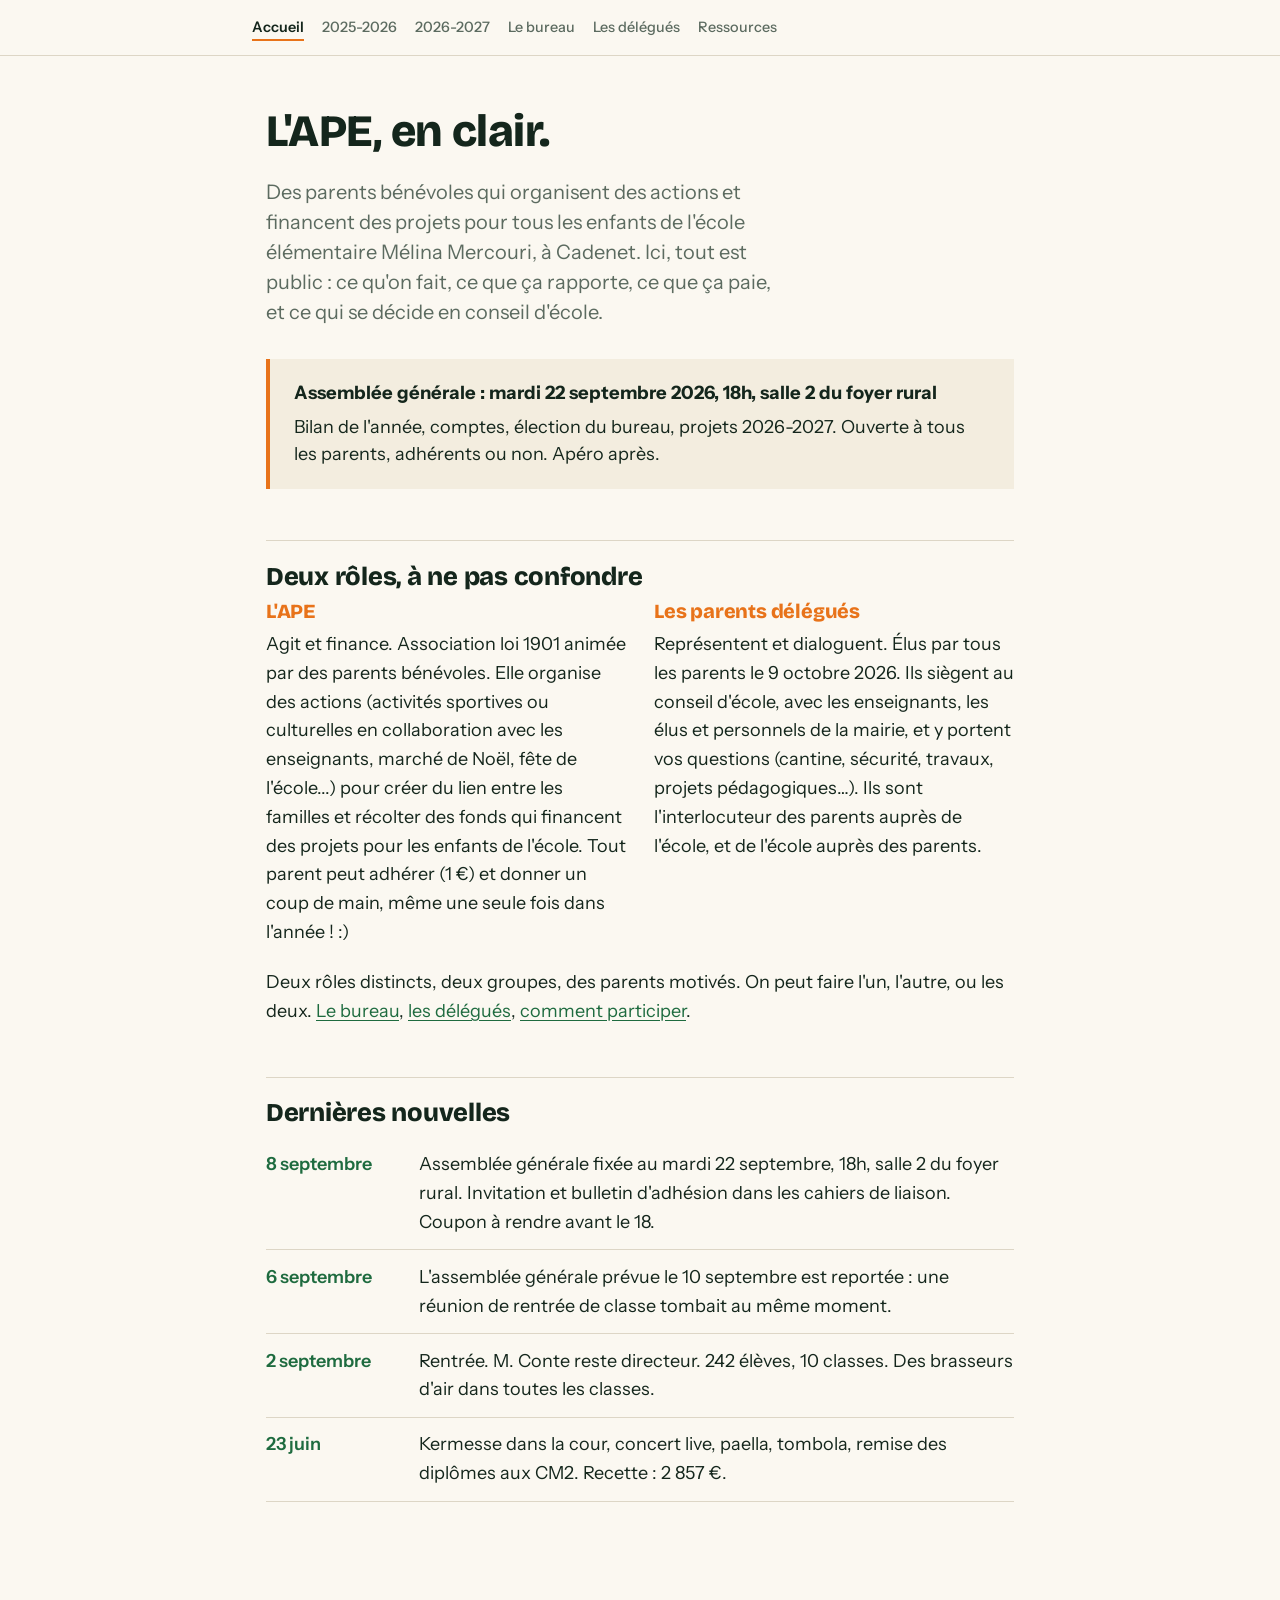
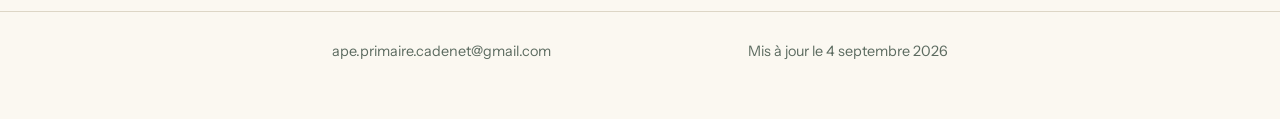
<file: index.html>
<!doctype html>
<html lang="fr">
<head>
<meta charset="utf-8">
<meta name="viewport" content="width=device-width, initial-scale=1">
<title>APE Mélina Mercouri, Cadenet</title>
<meta name="description" content="L'association des parents d'élèves de l'école élémentaire Mélina Mercouri à Cadenet : ce qu'on fait, ce que ça coûte, ce qui se décide à l'école.">
<link rel="preconnect" href="https://fonts.googleapis.com">
<link rel="stylesheet" href="https://fonts.googleapis.com/css2?family=Bricolage+Grotesque:opsz,wght@12..96,800&family=Instrument+Sans:wght@400;500;600;700&display=swap">
<link rel="icon" href="/favicon.svg" type="image/svg+xml">
<link rel="stylesheet" href="/style.css">
</head>
<body>
<header><div class="wrap"><nav>
  <a href="/" aria-current="page">Accueil</a>
  <a href="/comptes/">2025-2026</a>
  <a href="/2026-2027/">2026-2027</a>
  <a href="/bureau/">Le bureau</a>
  <a href="/delegues/">Les délégués</a>
  <a href="/ressources/">Ressources</a>
</nav></div></header>

<main><div class="wrap">
  <h1>L'APE, en clair.</h1>
  <p class="lead">Des parents bénévoles qui organisent des actions et financent des projets pour tous les enfants de l'école élémentaire Mélina Mercouri, à Cadenet. Ici, tout est public : ce qu'on fait, ce que ça rapporte, ce que ça paie, et ce qui se décide en conseil d'école.</p>

  <div class="next">
    <strong>Assemblée générale : mardi 22 septembre 2026, 18h, salle 2 du foyer rural</strong>
    Bilan de l'année, comptes, élection du bureau, projets 2026-2027. Ouverte à tous les parents, adhérents ou non. Apéro après.
  </div>

  <h2>Deux rôles, à ne pas confondre</h2>
  <div class="roles">
    <div>
      <h3>L'APE</h3>
      <p>Agit et finance. Association loi 1901 animée par des parents bénévoles. Elle organise des actions (activités sportives ou culturelles en collaboration avec les enseignants, marché de Noël, fête de l'école...) pour créer du lien entre les familles et récolter des fonds qui financent des projets pour les enfants de l'école. Tout parent peut adhérer (1 €) et donner un coup de main, même une seule fois dans l'année ! :)</p>
    </div>
    <div>
      <h3>Les parents délégués</h3>
      <p>Représentent et dialoguent. Élus par tous les parents le 9 octobre 2026. Ils siègent au conseil d'école, avec les enseignants, les élus et personnels de la mairie, et y portent vos questions (cantine, sécurité, travaux, projets pédagogiques…). Ils sont l'interlocuteur des parents auprès de l'école, et de l'école auprès des parents.</p>
    </div>
  </div>
  <p>Deux rôles distincts, deux groupes, des parents motivés. On peut faire l'un, l'autre, ou les deux. <a href="/bureau/">Le bureau</a>, <a href="/delegues/">les délégués</a>, <a href="/bureau/#participer">comment participer</a>.</p>

  <h2>Dernières nouvelles</h2>
  <ul class="news">
    <li><b>8 septembre</b><span>Assemblée générale fixée au mardi 22 septembre, 18h, salle 2 du foyer rural. Invitation et bulletin d'adhésion dans les cahiers de liaison. Coupon à rendre avant le 18.</span></li>
    <li><b>6 septembre</b><span>L'assemblée générale prévue le 10 septembre est reportée : une réunion de rentrée de classe tombait au même moment.</span></li>
    <li><b>2 septembre</b><span>Rentrée. M. Conte reste directeur. 242 élèves, 10 classes. Des brasseurs d'air dans toutes les classes.</span></li>
    <li><b>23 juin</b><span>Kermesse dans la cour, concert live, paella, tombola, remise des diplômes aux CM2. Recette : 2 857 €.</span></li>
  </ul>
</div></main>

<footer><div class="wrap">
  <span>ape.primaire.cadenet@gmail.com</span>
  <span>Mis à jour le 4 septembre 2026</span>
</div></footer>
<script>(function(){var n=document.querySelector('nav a[aria-current="page"]');if(n&&n.scrollIntoView)n.scrollIntoView({inline:"center",block:"nearest"});})();</script>
</body>
</html>
</file>
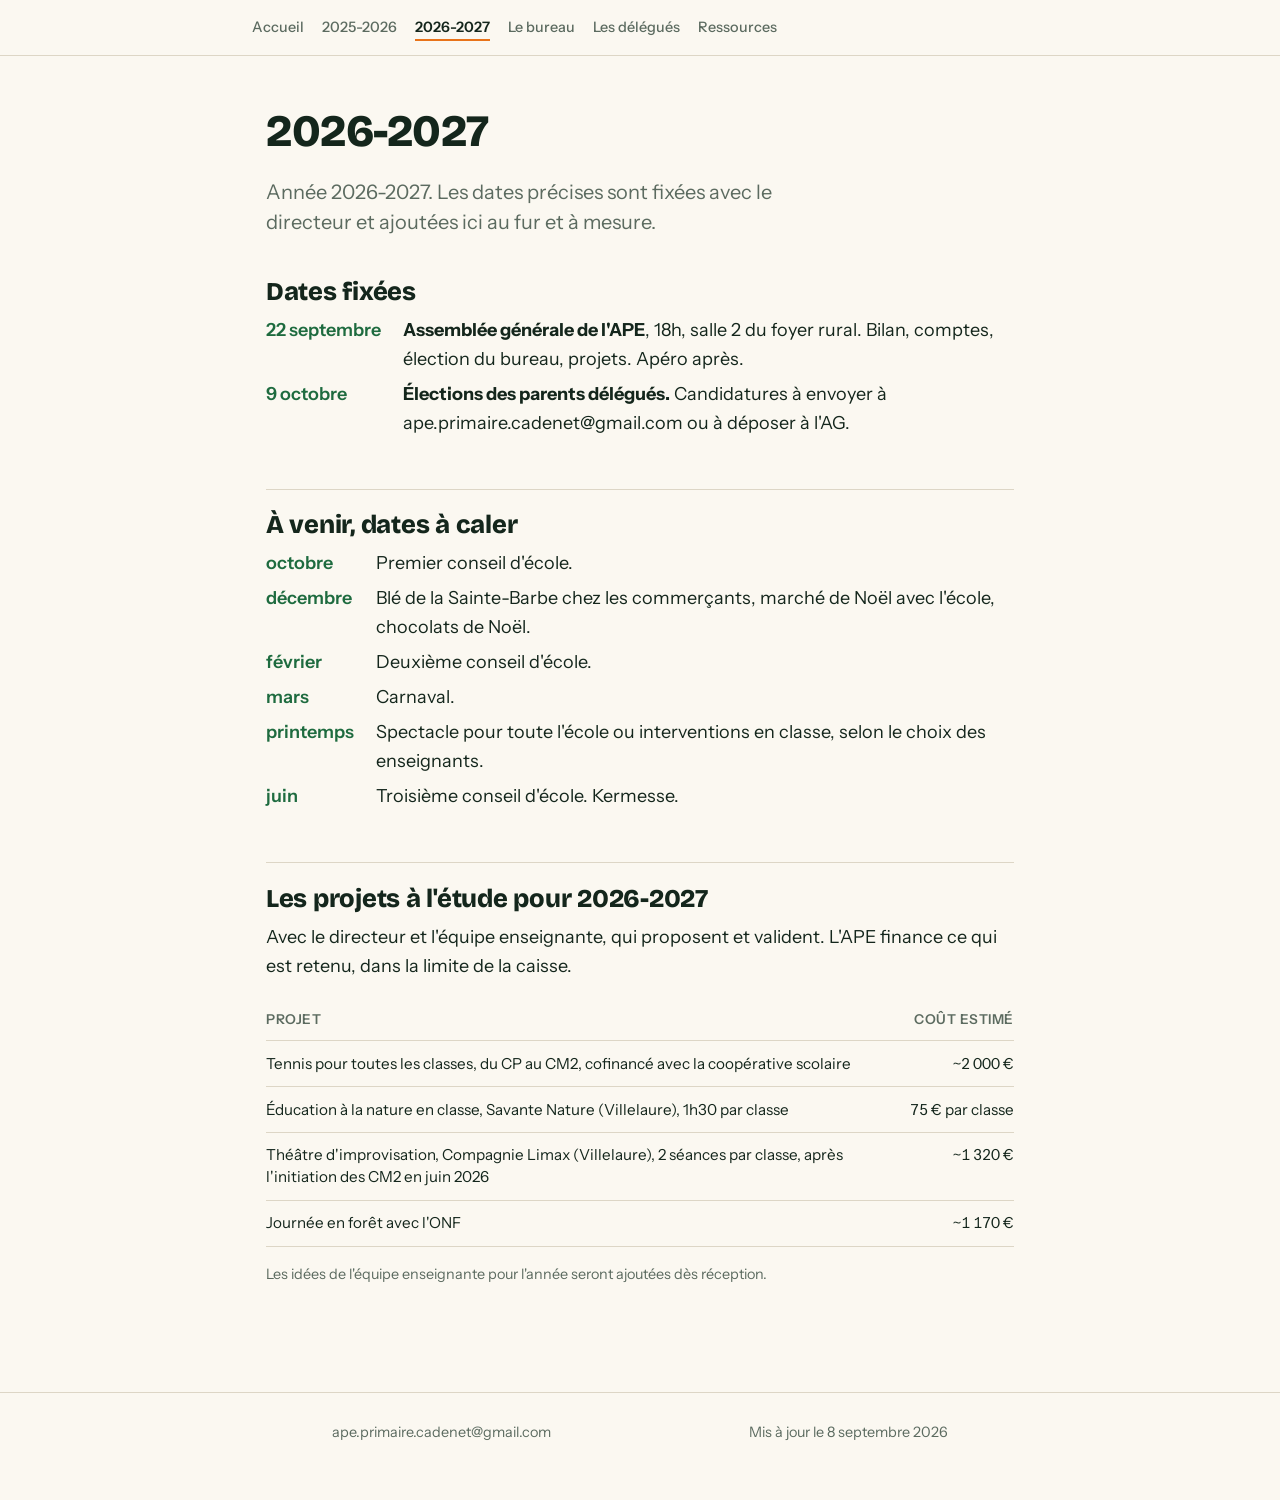
<file: 2026-2027/index.html>
<!doctype html>
<html lang="fr">
<head>
<meta charset="utf-8">
<meta name="viewport" content="width=device-width, initial-scale=1">
<title>2026-2027 · APE Mélina Mercouri</title>
<link rel="preconnect" href="https://fonts.googleapis.com">
<link rel="stylesheet" href="https://fonts.googleapis.com/css2?family=Bricolage+Grotesque:opsz,wght@12..96,800&family=Instrument+Sans:wght@400;500;600;700&display=swap">
<link rel="icon" href="/favicon.svg" type="image/svg+xml">
<link rel="stylesheet" href="/style.css">
</head>
<body>
<header><div class="wrap"><nav>
  <a href="/">Accueil</a>
  <a href="/comptes/">2025-2026</a>
  <a href="/2026-2027/" aria-current="page">2026-2027</a>
  <a href="/bureau/">Le bureau</a>
  <a href="/delegues/">Les délégués</a>
  <a href="/ressources/">Ressources</a>
</nav></div></header>

<main><div class="wrap">
  <h1>2026-2027</h1>
  <p class="lead">Année 2026-2027. Les dates précises sont fixées avec le directeur et ajoutées ici au fur et à mesure.</p>

  <h2>Dates fixées</h2>
  <dl>
    <dt>22 septembre</dt><dd><strong>Assemblée générale de l'APE</strong>, 18h, salle 2 du foyer rural. Bilan, comptes, élection du bureau, projets. Apéro après.</dd>
    <dt>9 octobre</dt><dd><strong>Élections des parents délégués.</strong> Candidatures à envoyer à ape.primaire.cadenet@gmail.com ou à déposer à l'AG.</dd>
  </dl>

  <h2>À venir, dates à caler</h2>
  <dl>
    <dt>octobre</dt><dd>Premier conseil d'école.</dd>
    <dt>décembre</dt><dd>Blé de la Sainte-Barbe chez les commerçants, marché de Noël avec l'école, chocolats de Noël.</dd>
    <dt>février</dt><dd>Deuxième conseil d'école.</dd>
    <dt>mars</dt><dd>Carnaval.</dd>
    <dt>printemps</dt><dd>Spectacle pour toute l'école ou interventions en classe, selon le choix des enseignants.</dd>
    <dt>juin</dt><dd>Troisième conseil d'école. Kermesse.</dd>
  </dl>

  <h2>Les projets à l'étude pour 2026-2027</h2>
  <p>Avec le directeur et l'équipe enseignante, qui proposent et valident. L'APE finance ce qui est retenu, dans la limite de la caisse.</p>
  <div class="tw"><table>
    <tr><th>Projet</th><th class="n">Coût estimé</th></tr>
    <tr><td>Tennis pour toutes les classes, du CP au CM2, cofinancé avec la coopérative scolaire</td><td class="n">~2 000 €</td></tr>
    <tr><td>Éducation à la nature en classe, Savante Nature (Villelaure), 1h30 par classe</td><td class="n">75 € par classe</td></tr>
    <tr><td>Théâtre d'improvisation, Compagnie Limax (Villelaure), 2 séances par classe, après l'initiation des CM2 en juin 2026</td><td class="n">~1 320 €</td></tr>
    <tr><td>Journée en forêt avec l'ONF</td><td class="n">~1 170 €</td></tr>
  </table></div>
  <p class="small muted">Les idées de l'équipe enseignante pour l'année seront ajoutées dès réception.</p>
</div></main>

<footer><div class="wrap">
  <span>ape.primaire.cadenet@gmail.com</span>
  <span>Mis à jour le 8 septembre 2026</span>
</div></footer>
<script>(function(){var n=document.querySelector('nav a[aria-current="page"]');if(n&&n.scrollIntoView)n.scrollIntoView({inline:"center",block:"nearest"});})();</script>
</body>
</html>
</file>
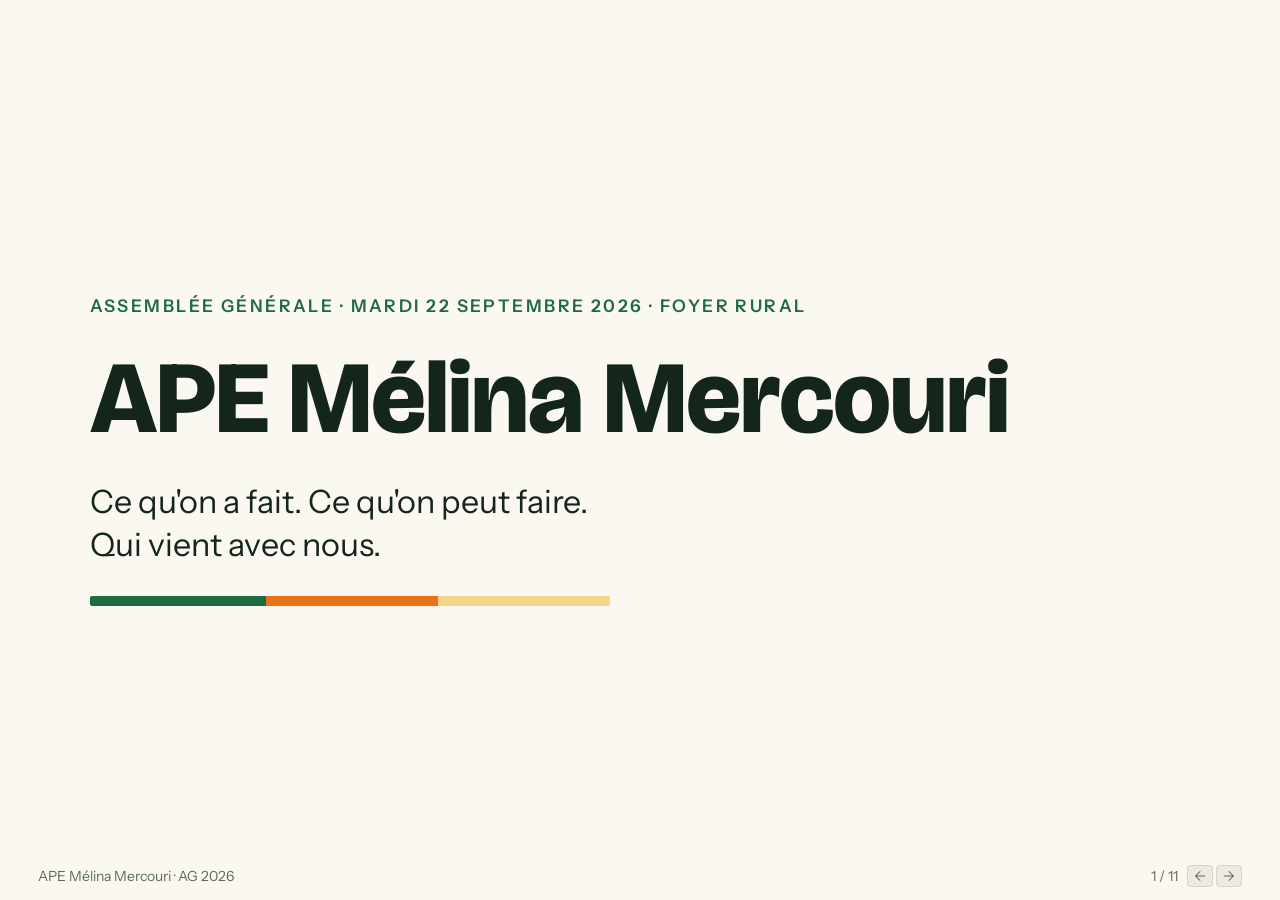
<file: ag-2026/index.html>
<!doctype html>
<html lang="fr">
<head>
<meta charset="utf-8">
<meta name="viewport" content="width=device-width, initial-scale=1">
<title>AG 2026 · APE Mélina Mercouri</title>
<meta name="description" content="Présentation de l'assemblée générale du 22 septembre 2026 de l'APE Mélina Mercouri, Cadenet.">
<link rel="icon" href="/favicon.svg" type="image/svg+xml">
<link rel="preconnect" href="https://fonts.googleapis.com">
<link rel="stylesheet" href="https://fonts.googleapis.com/css2?family=Bricolage+Grotesque:opsz,wght@12..96,500;12..96,700;12..96,800&family=Instrument+Sans:wght@400;500;600&display=swap">
<style>
  :root{
    --bg:#FBF8F1;        /* papier sable clair, tiré du fond du logo */
    --ink:#14261C;       /* vert-noir */
    --muted:#5C6B60;
    --line:#D9D3C4;
    --accent:#E8731A;    /* orange des mains du logo */
    --green:#1E6B3F;     /* vert des feuilles */
    --sand:#F5D48A;
    --tag-bg:#FDE9D6;
    --tag-ink:#9A4A0C;
    --kbd-bg:#EFEAE0;
  }
  @media (prefers-color-scheme: dark){
    :root:not([data-theme="light"]){
      --bg:#111C15; --ink:#F3EEE2; --muted:#A7B3AA; --line:#2C3A30;
      --accent:#F5923E; --green:#5CC58A; --sand:#8A6A2A; --tag-bg:#3A2412; --tag-ink:#F5C79A; --kbd-bg:#1E2B22;
    }
  }
  :root[data-theme="dark"]{
    --bg:#111C15; --ink:#F3EEE2; --muted:#A7B3AA; --line:#2C3A30;
    --accent:#F5923E; --green:#5CC58A; --sand:#8A6A2A; --tag-bg:#3A2412; --tag-ink:#F5C79A; --kbd-bg:#1E2B22;
  }
  *{box-sizing:border-box}
  html,body{height:100%}
  body{
    margin:0;background:var(--bg);color:var(--ink);
    font-family:"Instrument Sans","Helvetica Neue",Arial,sans-serif;
    font-size:clamp(18px,2.2vw,28px);line-height:1.35;
    overflow:hidden;
  }
  h1,h2,h3{font-family:"Bricolage Grotesque","Arial Black",Impact,sans-serif;font-weight:800;line-height:1.02;letter-spacing:-.01em;margin:0;text-wrap:balance}
  h1{font-size:clamp(44px,8vw,120px)}
  h2{font-size:clamp(34px,5.4vw,84px)}
  h3{font-size:clamp(22px,2.6vw,36px);font-weight:700}
  p{margin:0}
  .deck{position:relative;height:100%}
  .slide{
    position:absolute;inset:0;display:none;
    padding:clamp(28px,6vh,72px) clamp(28px,7vw,110px);
    flex-direction:column;justify-content:center;gap:clamp(18px,3.2vh,40px);
  }
  .slide.on{display:flex}
  .eyebrow{font-size:.62em;font-weight:600;letter-spacing:.14em;text-transform:uppercase;color:var(--green)}
  .lead{font-size:1.15em;max-width:26ch}
  .muted{color:var(--muted)}
  .stack{display:flex;flex-direction:column;gap:.55em;max-width:40ch}
  .stack li{list-style:none}
  ul.stack{padding:0;margin:0}
  ul.stack.bull li{position:relative;padding-left:1.1em}
  ul.stack.bull li::before{content:"•";position:absolute;left:0;top:0;color:var(--accent);font-weight:700}
  .rows{display:grid;grid-template-columns:1fr auto;column-gap:1.4em;row-gap:.32em;max-width:34em;align-items:baseline}
  .rows .n{font-variant-numeric:tabular-nums;font-weight:600;text-align:right;white-space:nowrap}
  .rows .k{border-bottom:1px solid var(--line);padding-bottom:.28em}
  .rows .n{border-bottom:1px solid var(--line);padding-bottom:.28em}
  .rows .k.sum,.rows .n.sum{border-bottom:none;font-weight:700;padding-top:.3em;color:var(--green)}
  .rows .n.det{font-weight:400;color:var(--muted);font-size:.72em;padding-left:.6em}
  .big{font-family:"Bricolage Grotesque","Arial Black",Impact,sans-serif;font-weight:800;font-size:clamp(64px,13vw,190px);line-height:.95;letter-spacing:-.02em;color:var(--accent);font-variant-numeric:tabular-nums}
  .big small{display:block;font-family:"Instrument Sans",Arial,sans-serif;font-weight:500;font-size:.2em;letter-spacing:0;color:var(--ink);margin-top:.35em}
  .tag{display:inline-block;font-size:.55em;font-weight:600;letter-spacing:.06em;text-transform:uppercase;background:var(--tag-bg);color:var(--tag-ink);padding:.25em .6em;border-radius:3px;vertical-align:middle}
  .grid2{display:grid;grid-template-columns:1fr 1fr;gap:clamp(24px,5vw,80px);align-items:start}
  @media (max-width:760px){.grid2{grid-template-columns:1fr}}
  .quote{font-family:"Bricolage Grotesque",Arial,sans-serif;font-weight:500;font-size:1.25em;line-height:1.15;max-width:22ch;text-wrap:balance}
  .quote b{color:var(--accent);font-weight:800}
  .bar{display:flex;height:10px;width:min(100%,520px);border-radius:2px;overflow:hidden}
  .bar i{display:block;height:100%}
  .cal{display:grid;grid-template-columns:auto 1fr;column-gap:1.2em;row-gap:.45em;align-items:baseline;max-width:36em}
  .cal .d{font-weight:700;color:var(--green);white-space:nowrap;font-variant-numeric:tabular-nums}
  .foot{position:fixed;left:0;right:0;bottom:0;display:flex;justify-content:space-between;align-items:center;padding:14px clamp(20px,3vw,40px);font-size:14px;color:var(--muted);pointer-events:none}
  .foot kbd{font:inherit;background:var(--kbd-bg);border:1px solid var(--line);border-radius:4px;padding:1px 6px}
  .zone{position:fixed;top:0;bottom:56px;width:22%;cursor:pointer;background:transparent;border:0;padding:0}
  .zone.l{left:0}.zone.r{right:0}
  .zone:focus-visible{outline:3px solid var(--accent);outline-offset:-6px}
  .end{display:flex;gap:.5em;align-items:baseline;flex-wrap:wrap}
  .contact{font-size:.8em;color:var(--muted);display:flex;flex-direction:column;gap:.15em}
  @media print{
    body{overflow:visible;font-size:22px}
    .deck{height:auto}
    .slide{position:relative;display:flex;page-break-after:always;height:100vh}
    .foot,.zone{display:none}
  }
  .tl{position:relative;display:grid;grid-template-columns:repeat(12,1fr);gap:.4em;margin-top:.6em;max-width:100%}
  .tl::before{content:"";position:absolute;left:0;right:0;top:.55em;height:3px;background:var(--line)}
  .tl .ev{position:relative;padding-top:1.3em;font-size:.55em;line-height:1.2}
  .tl .ev::before{content:"";position:absolute;top:.1em;left:0;width:.9em;height:.9em;border-radius:50%;background:var(--green);border:3px solid var(--bg)}
  .tl .ev.big::before{background:var(--accent);width:1.2em;height:1.2em;top:-.05em}
  .tl .ev b{display:block;color:var(--green);font-weight:700;margin-bottom:.15em}
  .tl .ev.big b{color:var(--accent)}
  .tl .ev.big{font-weight:600}
  @media (max-width:760px){.tl{grid-template-columns:1fr;gap:.3em}.tl::before{display:none}.tl .ev{padding-top:0;padding-left:1.4em}.tl .ev::before{top:.15em}}
  .draft{position:fixed;top:14px;right:clamp(20px,3vw,40px);font-size:13px;font-weight:600;letter-spacing:.08em;text-transform:uppercase;background:var(--tag-bg);color:var(--tag-ink);padding:.35em .7em;border-radius:3px;z-index:3}
  .detail{position:fixed;right:clamp(20px,3vw,40px);bottom:52px;font-size:15px;color:var(--green);text-decoration:none;border-bottom:1px solid var(--green);z-index:2}
  .detail:hover{color:var(--accent);border-color:var(--accent)}
  .roles{display:grid;grid-template-columns:1fr 1fr;gap:.8em 1.6em;max-width:46em;margin-top:.4em}
  .role{display:flex;flex-direction:column;gap:.2em;padding:.7em .9em;border:1.5px solid var(--line);border-radius:10px}
  .role b{font-size:1.05em;color:var(--accent)}
  .role span{color:var(--muted);font-size:.72em;line-height:1.25}
  .role.opt{border-style:dashed}
  .role .opt-tag{display:inline;color:var(--muted);font-weight:400;font-style:italic;font-size:.72em;opacity:.7}
  @media (max-width:760px){.roles{grid-template-columns:1fr}}
  .contact2{display:grid;grid-template-columns:1fr 1fr;gap:1em 2em;max-width:44em;margin-top:.5em}
  .contact2 .c{display:flex;flex-direction:column;gap:.12em}
  .contact2 .cl{font-size:.6em;font-weight:600;letter-spacing:.12em;text-transform:uppercase;color:var(--green)}
  .contact2 .cv{font-size:.92em;font-weight:500}
  @media (max-width:760px){.contact2{grid-template-columns:1fr}}
  .duo{gap:clamp(20px,4vw,56px)}
  .card{padding:1.2em 1.3em 1.35em;border:1.5px solid var(--line);border-top:5px solid var(--c);border-radius:14px}
  .card.ape{--c:var(--accent)}
  .card.del{--c:var(--green)}
  .card .role-k{display:block;font-family:"Bricolage Grotesque",Arial,sans-serif;font-weight:800;font-size:1.5em;line-height:1;color:var(--c);margin-bottom:.35em}
  .card .card-lead{font-weight:700;font-size:1.02em;margin-bottom:.4em}
  .card .muted{font-size:.82em}
</style>
</head>
<body>

<div class="deck" id="deck">

  <!-- 1 -->
  <section class="slide on">
    <p class="eyebrow">Assemblée générale · mardi 22 septembre 2026 · foyer rural</p>
    <h1>APE Mélina Mercouri</h1>
    <p class="lead">Ce qu'on a fait. Ce qu'on peut faire. Qui vient avec nous.</p>
    <div class="bar" aria-hidden="true"><i style="width:34%;background:var(--green)"></i><i style="width:33%;background:var(--accent)"></i><i style="width:33%;background:var(--sand)"></i></div>
  </section>

  <!-- 2 -->
  <section class="slide">
    <p class="eyebrow">Au programme</p>
    <ul class="stack" style="font-size:1.25em">
      <li>1&nbsp;&nbsp;Bilan 2025-2026</li>
      <li>2&nbsp;&nbsp;Les comptes</li>
      <li>3&nbsp;&nbsp;Les parents délégués</li>
      <li>4&nbsp;&nbsp;2026-2027 avec l'école</li>
      <li>5&nbsp;&nbsp;Vote du nouveau bureau, puis apéro</li>
    </ul>
  </section>

  <!-- 3 -->
  <section class="slide">
    <p class="eyebrow">Deux rôles, une même énergie</p>
    <div class="grid2 duo">
      <div class="card ape">
        <span class="role-k">L'APE</span>
        <p class="card-lead">Agit et finance.</p>
        <p class="muted">Des parents bénévoles qui organisent des actions, sportives ou culturelles avec les enseignants, marché de Noël, fête de l'école, pour créer du lien et financer des projets pour les enfants. Adhésion 1 €.</p>
      </div>
      <div class="card del">
        <span class="role-k">Les parents délégués</span>
        <p class="card-lead">Représentent et dialoguent.</p>
        <p class="muted">Élus par tous les parents le 9 octobre, ils siègent au conseil d'école avec les enseignants et la mairie, et y portent vos questions.</p>
      </div>
    </div>
    <p class="muted" style="font-size:.9em">Deux rôles distincts, deux groupes de parents motivés. On peut faire l'un, l'autre, ou les deux.</p>
  </section>

  <!-- 4 · Bilan -->
  <section class="slide">
    <p class="eyebrow">L'année en un coup d'œil</p>
    <div class="cal" style="font-size:1.15em;row-gap:.7em">
      <span class="d">nov.</span><span>Blé de la Sainte-Barbe</span>
      <span class="d">18 déc.</span><span>Marché de Noël, chocolats</span>
      <span class="d">6 mars</span><span>Carnaval avec Batucalub</span>
      <span class="d">avril</span><span>Chocolats de Pâques</span>
      <span class="d">juin</span><span>Théâtre d'impro CM2</span>
      <span class="d">23 juin</span><span>Kermesse, concert du Son du Glou</span>
    </div>
  </section>

  <!-- 5 · Comptes — bénéfice par action -->
  <section class="slide">
    <p class="eyebrow">2 · Les comptes · ce que les actions ont rapporté</p>
    <div class="rows" style="grid-template-columns:1fr auto auto;max-width:42em">
      <span class="k">Tombola du 23 juin</span><span class="n">1 742 €</span><span class="n det">(recettes 1 800 € - dépenses 58 €)</span>
      <span class="k">Kermesse du 23 juin</span><span class="n">428 €</span><span class="n det">(recettes 1 005 € - dépenses 577 €)</span>
      <span class="k">Blé de la Sainte-Barbe</span><span class="n">860 €</span><span class="n det">(recettes 860 € - dépenses 0 €)</span>
      <span class="k">Chocolats de Noël et de Pâques</span><span class="n">380 €</span><span class="n det">(bénéfice net des ventes)</span>
      <span class="k">Marché de Noël</span><span class="n">218 €</span><span class="n det">(recettes 418 € - dépenses 200 €)</span>
      <span class="k">Régularisation de caisse</span><span class="n">154 €</span><span class="n det">(recettes espèces non ventilées)</span>
      <span class="k sum" style="grid-column:1 / 2">Bénéfice des actions</span><span class="n sum">3 782 €</span><span class="n sum"></span>
    </div>
  </section>

  <!-- 6 · Comptes — offert aux enfants + charges -->
  <section class="slide">
    <p class="eyebrow">2 · Les comptes · ce qu'on a offert aux enfants</p>
    <div class="rows" style="max-width:34em">
      <span class="k">Carnaval du 6 mars : Batucalub</span><span class="n">325 €</span>
      <span class="k">Théâtre d'impro pour les CM2</span><span class="n">420 €</span>
      <span class="k">Kermesse : concert du Son du Glou</span><span class="n">500 €</span>
      <span class="k sum">Total</span><span class="n sum">1 245 €</span>
    </div>
    <p class="muted" style="font-size:.8em">+ des goûters offerts aux enfants à chaque événement (kermesse, Noël).</p>
  </section>

  <!-- 7 · Comptes — trésorerie -->
  <section class="slide">
    <p class="eyebrow">2 · Les comptes · la trésorerie</p>
    <div class="grid2" style="align-items:center">
      <p class="big">3 803 €<small>disponible au 5 septembre 2026</small></p>
      <div>
        <div class="rows" style="max-width:100%">
          <span class="k">Compte courant</span><span class="n">2 716 €</span>
          <span class="k">Livret A</span><span class="n">1 022 €</span>
          <span class="k">Caisse espèces</span><span class="n">66 €</span>
          <span class="k sum">Total</span><span class="n sum">3 803 €</span>
        </div>
        <p class="muted" style="font-size:.85em;margin-top:1.1em"><b style="color:var(--green)">1 204 € l'an dernier → 3 803 € aujourd'hui</b></p>
      </div>
    </div>
  </section>

  <!-- 8 · Parents délégués -->
  <section class="slide">
    <p class="eyebrow">3 · Les parents délégués</p>
    <h3>Ils représentent tous les parents au conseil d'école, aux côtés des enseignants et de la mairie.</h3>
    <div class="rows" style="max-width:32em;row-gap:.6em;margin-top:.4em">
      <span class="k">Titulaires <span class="muted">(10 classes + ULIS)</span></span><span class="n">11</span>
      <span class="k">Suppléants <span class="muted">(autant que de titulaires)</span></span><span class="n">jusqu'à 11</span>
      <span class="k sum">Au total</span><span class="n sum">jusqu'à 22 parents</span>
    </div>
    <div class="cal" style="max-width:40em;row-gap:.55em;margin-top:.4em">
      <span class="d" style="color:var(--accent)">28 sept.</span><span>Date limite des candidatures</span>
      <span class="d" style="color:var(--accent)">9 oct.</span><span>Élections des parents délégués</span>
      <span class="d" style="color:var(--accent)">3 nov.</span><span>1er conseil d'école</span>
    </div>
  </section>

  <!-- 8 -->
  <section class="slide">
    <p class="eyebrow">4 · 2026-2027 · avec le directeur et l'équipe</p>
    <h3>Souhait du directeur</h3>
    <div class="rows" style="max-width:32em;font-size:1.1em">
      <span class="k">Tennis <span class="muted">CP → CM2 · ~3 000 € au total, cofinancé avec les coopératives de classe</span></span><span class="n">env. 2 000 €</span>
      <span class="k">Théâtre d'impro <span class="muted">CM2</span></span><span class="n">420 €</span>
    </div>
    <div style="border-left:5px solid var(--green);padding:.15em 0 .15em 1em;max-width:40em">
      <p style="font-size:.92em">Le directeur préférerait des interventions <b>culturelles ou sportives</b> (plutôt que des spectacles), qui servent de base à une <b>séquence pédagogique</b> en classe.</p>
    </div>
    <p class="muted" style="font-size:.8em">D'autres idées à venir avec l'équipe enseignante, financées au fil des actions.</p>
  </section>

  <!-- 9 -->
  <section class="slide">
    <p class="eyebrow">4 · 2026-2027 · le calendrier</p>
    <div class="cal">
      <span class="d">9 oct.</span><span>Élections des parents délégués</span>
      <span class="d">3 nov.</span><span>1er conseil d'école</span>
      <span class="d">déc.</span><span>Blé de la Sainte-Barbe, marché de Noël, chocolats</span>
      <span class="d">mars</span><span>Carnaval</span>
      <span class="d">printemps</span><span>À définir</span>
      <span class="d">juin</span><span>Kermesse</span>
    </div>
  </section>

  <!-- 10 -->
  <section class="slide">
    <p class="eyebrow">5 · Élection</p>
    <h2 style="font-size:clamp(30px,4.6vw,64px)">Vote du nouveau bureau</h2>
    <div class="roles">
      <div class="role"><b>Président·e</b><span>représente l'association et coordonne l'équipe</span></div>
      <div class="role opt"><b>Vice-président·e <span class="opt-tag">(optionnel)</span></b><span>seconde et remplace le·la président·e</span></div>
      <div class="role"><b>Trésorier·e</b><span>tient les comptes et gère la banque</span></div>
      <div class="role opt"><b>Vice-trésorier·e <span class="opt-tag">(optionnel)</span></b><span>seconde la trésorerie</span></div>
      <div class="role"><b>Secrétaire</b><span>convocations, comptes rendus, dossiers</span></div>
      <div class="role opt"><b>Vice-secrétaire <span class="opt-tag">(optionnel)</span></b><span>seconde le secrétariat</span></div>
    </div>
  </section>

  <!-- 11 -->
  <section class="slide">
    <p class="eyebrow">Merci de votre présence</p>
    <h1>Fin de présentation</h1>
    <div class="contact2">
      <div class="c"><span class="cl">Mail</span><span class="cv">ape.primaire.cadenet@gmail.com</span></div>
      <div class="c"><span class="cl">Boîte aux lettres</span><span class="cv">« APE », à côté de la porte de l'école</span></div>
      <div class="c"><span class="cl">Facebook</span><span class="cv">Ape Mélina Mercouri Cadenet</span></div>
      <div class="c"><span class="cl">Instagram</span><span class="cv">apemelinamercouri</span></div>
    </div>
  </section>

</div>

<button class="zone l" id="prev" aria-label="Slide précédente"></button>
<button class="zone r" id="next" aria-label="Slide suivante"></button>
<div class="foot"><span>APE Mélina Mercouri · AG 2026</span><span><span id="ctr">1 / 11</span> &nbsp; <kbd>←</kbd> <kbd>→</kbd></span></div>

<script>
(function(){
  var slides=[].slice.call(document.querySelectorAll('.slide')),i=0,ctr=document.getElementById('ctr');
  function go(n){i=Math.max(0,Math.min(slides.length-1,n));slides.forEach(function(s,k){s.classList.toggle('on',k===i)});ctr.textContent=(i+1)+' / '+slides.length;try{location.hash=String(i+1)}catch(e){}}
  var h=parseInt(location.hash.slice(1),10);if(h>0)go(h-1);
  document.getElementById('next').onclick=function(){go(i+1)};
  document.getElementById('prev').onclick=function(){go(i-1)};
  document.addEventListener('keydown',function(e){
    if(['ArrowRight','ArrowDown',' ','PageDown','Enter'].indexOf(e.key)>-1){e.preventDefault();go(i+1)}
    else if(['ArrowLeft','ArrowUp','PageUp','Backspace'].indexOf(e.key)>-1){e.preventDefault();go(i-1)}
    else if(e.key==='Home')go(0);else if(e.key==='End')go(slides.length-1);
  });
  var x0=null;document.addEventListener('touchstart',function(e){x0=e.touches[0].clientX},{passive:true});
  document.addEventListener('touchend',function(e){if(x0===null)return;var dx=e.changedTouches[0].clientX-x0;if(Math.abs(dx)>50)go(dx<0?i+1:i-1);x0=null});
})();
</script>
</body>
</html>
</file>
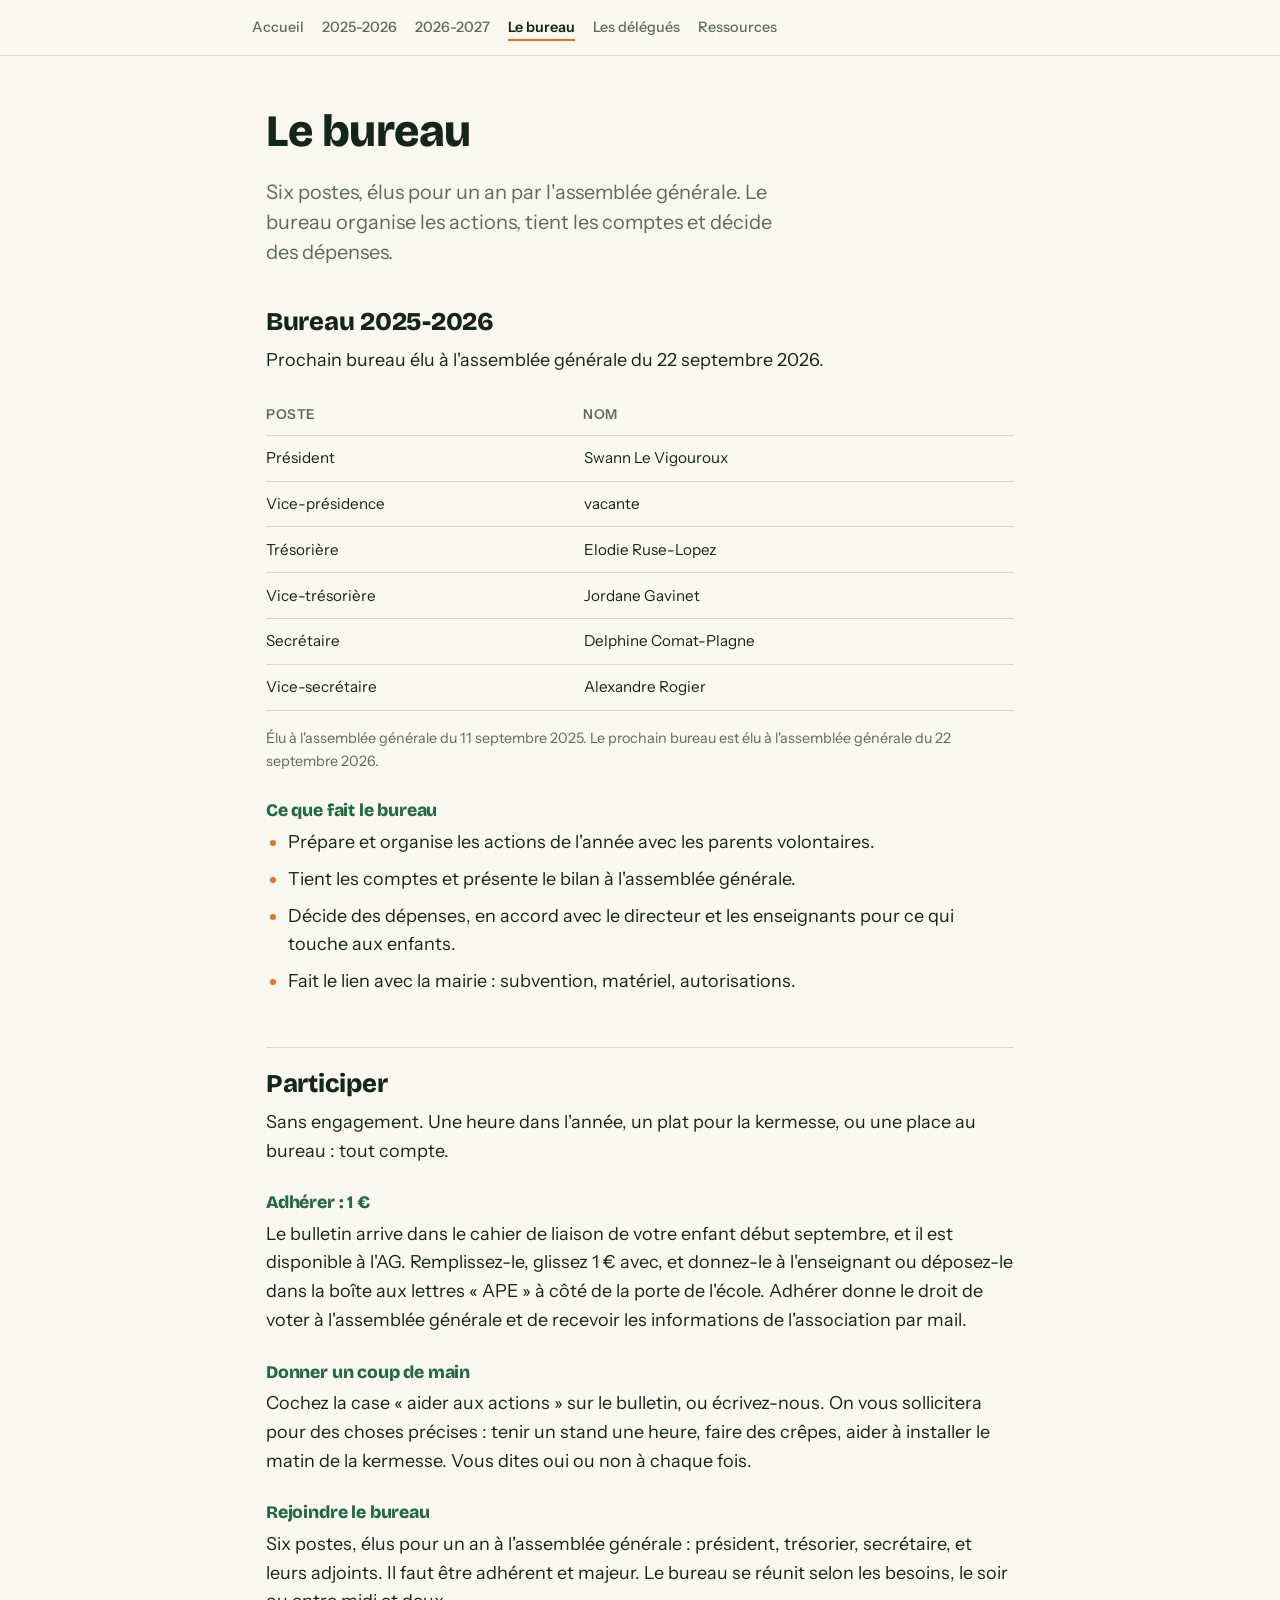
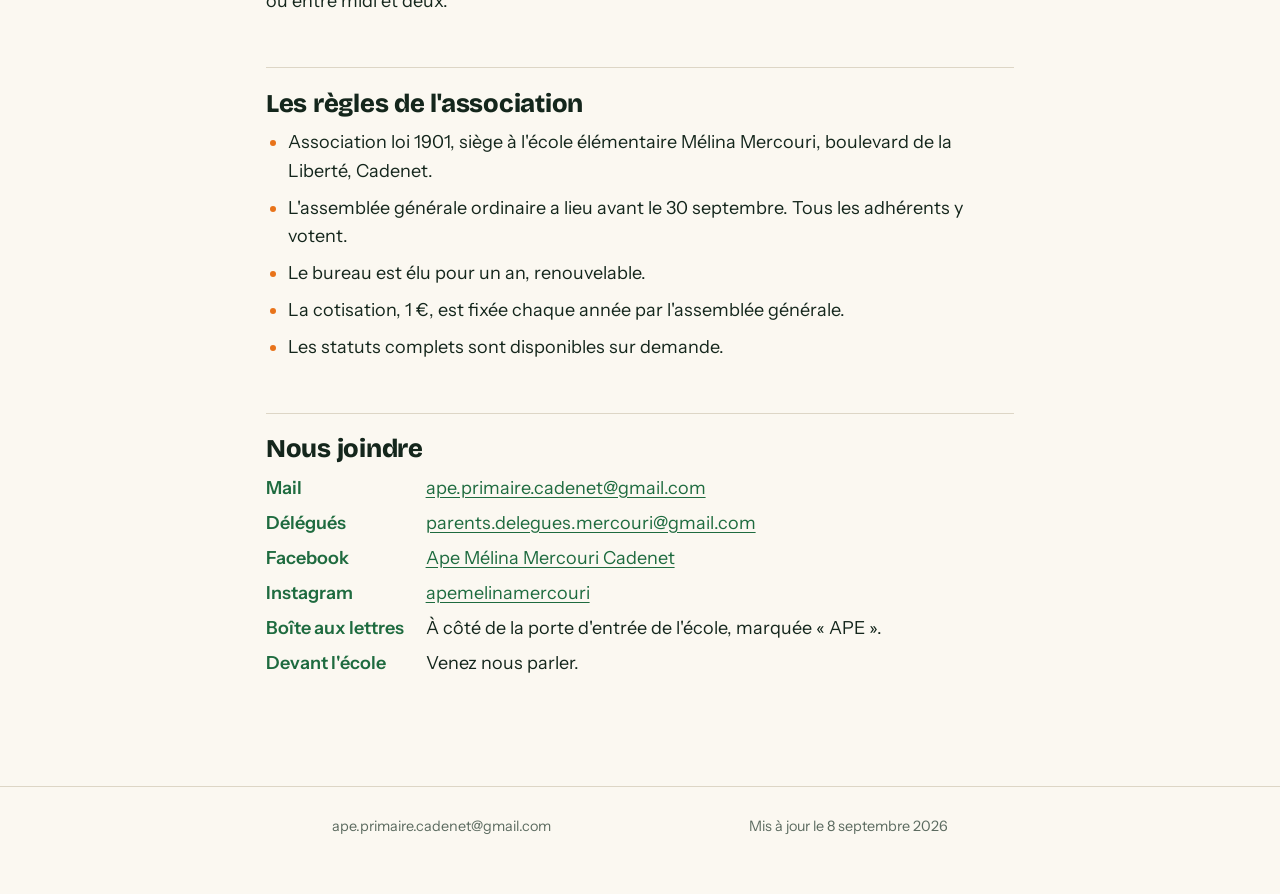
<file: bureau/index.html>
<!doctype html>
<html lang="fr">
<head>
<meta charset="utf-8">
<meta name="viewport" content="width=device-width, initial-scale=1">
<title>Le bureau · APE Mélina Mercouri</title>
<link rel="preconnect" href="https://fonts.googleapis.com">
<link rel="stylesheet" href="https://fonts.googleapis.com/css2?family=Bricolage+Grotesque:opsz,wght@12..96,800&family=Instrument+Sans:wght@400;500;600;700&display=swap">
<link rel="icon" href="/favicon.svg" type="image/svg+xml">
<link rel="stylesheet" href="/style.css">
</head>
<body>
<header><div class="wrap"><nav>
  <a href="/">Accueil</a>
  <a href="/comptes/">2025-2026</a>
  <a href="/2026-2027/">2026-2027</a>
  <a href="/bureau/" aria-current="page">Le bureau</a>
  <a href="/delegues/">Les délégués</a>
  <a href="/ressources/">Ressources</a>
</nav></div></header>

<main><div class="wrap">
  <h1>Le bureau</h1>
  <p class="lead">Six postes, élus pour un an par l'assemblée générale. Le bureau organise les actions, tient les comptes et décide des dépenses.</p>

  <h2 id="bureau">Bureau 2025-2026</h2>
  <p>Prochain bureau élu à l'assemblée générale du 22 septembre 2026.</p>
<div class="tw"><table>
    <tr><th>Poste</th><th>Nom</th></tr>
    <tr><td>Président</td><td>Swann Le Vigouroux</td></tr>
    <tr><td>Vice-présidence</td><td>vacante</td></tr>
    <tr><td>Trésorière</td><td>Elodie Ruse-Lopez</td></tr>
    <tr><td>Vice-trésorière</td><td>Jordane Gavinet</td></tr>
    <tr><td>Secrétaire</td><td>Delphine Comat-Plagne</td></tr>
    <tr><td>Vice-secrétaire</td><td>Alexandre Rogier</td></tr>
  </table></div>
  <p class="small muted">Élu à l'assemblée générale du 11 septembre 2025. Le prochain bureau est élu à l'assemblée générale du 22 septembre 2026.</p>

  <h3>Ce que fait le bureau</h3>
  <ul>
    <li>Prépare et organise les actions de l'année avec les parents volontaires.</li>
    <li>Tient les comptes et présente le bilan à l'assemblée générale.</li>
    <li>Décide des dépenses, en accord avec le directeur et les enseignants pour ce qui touche aux enfants.</li>
    <li>Fait le lien avec la mairie : subvention, matériel, autorisations.</li>
  </ul>
  
  <h2 id="participer">Participer</h2>
  <p>Sans engagement. Une heure dans l'année, un plat pour la kermesse, ou une place au bureau : tout compte.</p>
<h3>Adhérer : 1 €</h3>
  <p>Le bulletin arrive dans le cahier de liaison de votre enfant début septembre, et il est disponible à l'AG. Remplissez-le, glissez 1 € avec, et donnez-le à l'enseignant ou déposez-le dans la boîte aux lettres « APE » à côté de la porte de l'école. Adhérer donne le droit de voter à l'assemblée générale et de recevoir les informations de l'association par mail.</p>

  <h3>Donner un coup de main</h3>
  <p>Cochez la case « aider aux actions » sur le bulletin, ou écrivez-nous. On vous sollicitera pour des choses précises : tenir un stand une heure, faire des crêpes, aider à installer le matin de la kermesse. Vous dites oui ou non à chaque fois.</p>

  <h3>Rejoindre le bureau</h3>
  <p>Six postes, élus pour un an à l'assemblée générale : président, trésorier, secrétaire, et leurs adjoints. Il faut être adhérent et majeur. Le bureau se réunit selon les besoins, le soir ou entre midi et deux.</p>

  
<h2 id="regles">Les règles de l'association</h2>
  <ul>
    <li>Association loi 1901, siège à l'école élémentaire Mélina Mercouri, boulevard de la Liberté, Cadenet.</li>
    <li>L'assemblée générale ordinaire a lieu avant le 30 septembre. Tous les adhérents y votent.</li>
    <li>Le bureau est élu pour un an, renouvelable.</li>
    <li>La cotisation, 1 €, est fixée chaque année par l'assemblée générale.</li>
    <li>Les statuts complets sont disponibles sur demande.</li>
  </ul>

  <h2 id="contact">Nous joindre</h2>
  <dl>
    <dt>Mail</dt><dd><a href="mailto:ape.primaire.cadenet@gmail.com">ape.primaire.cadenet@gmail.com</a></dd>
    <dt>Délégués</dt><dd><a href="mailto:parents.delegues.mercouri@gmail.com">parents.delegues.mercouri@gmail.com</a></dd>
    <dt>Facebook</dt><dd><a href="https://www.facebook.com/p/Ape-Mélina-Mercouri-Cadenet-100064725815282/">Ape Mélina Mercouri Cadenet</a></dd>
    <dt>Instagram</dt><dd><a href="https://www.instagram.com/apemelinamercouri/">apemelinamercouri</a></dd>
    <dt>Boîte aux lettres</dt><dd>À côté de la porte d'entrée de l'école, marquée « APE ».</dd>
    <dt>Devant l'école</dt><dd>Venez nous parler.</dd>
  </dl>
</div></main>

<footer><div class="wrap">
  <span>ape.primaire.cadenet@gmail.com</span>
  <span>Mis à jour le 8 septembre 2026</span>
</div></footer>
<script>(function(){var n=document.querySelector('nav a[aria-current="page"]');if(n&&n.scrollIntoView)n.scrollIntoView({inline:"center",block:"nearest"});})();</script>
</body>
</html>
</file>
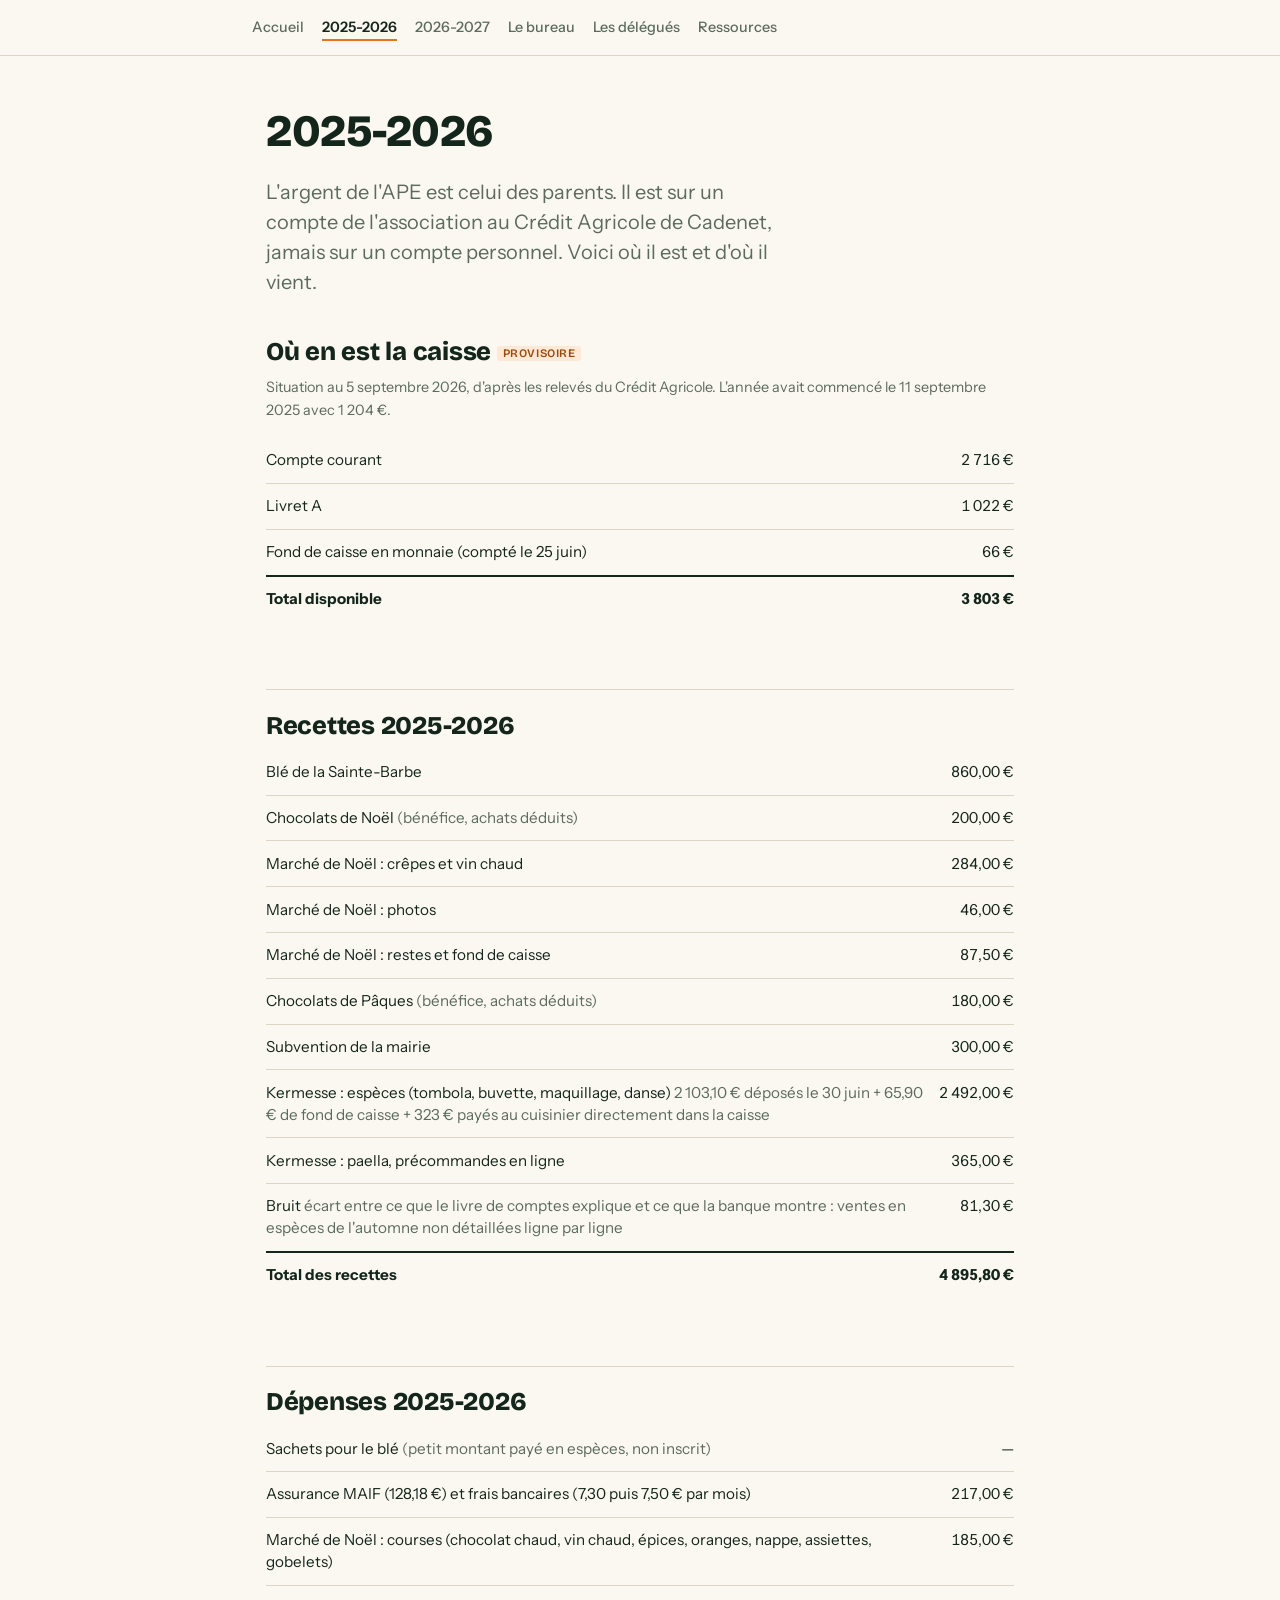
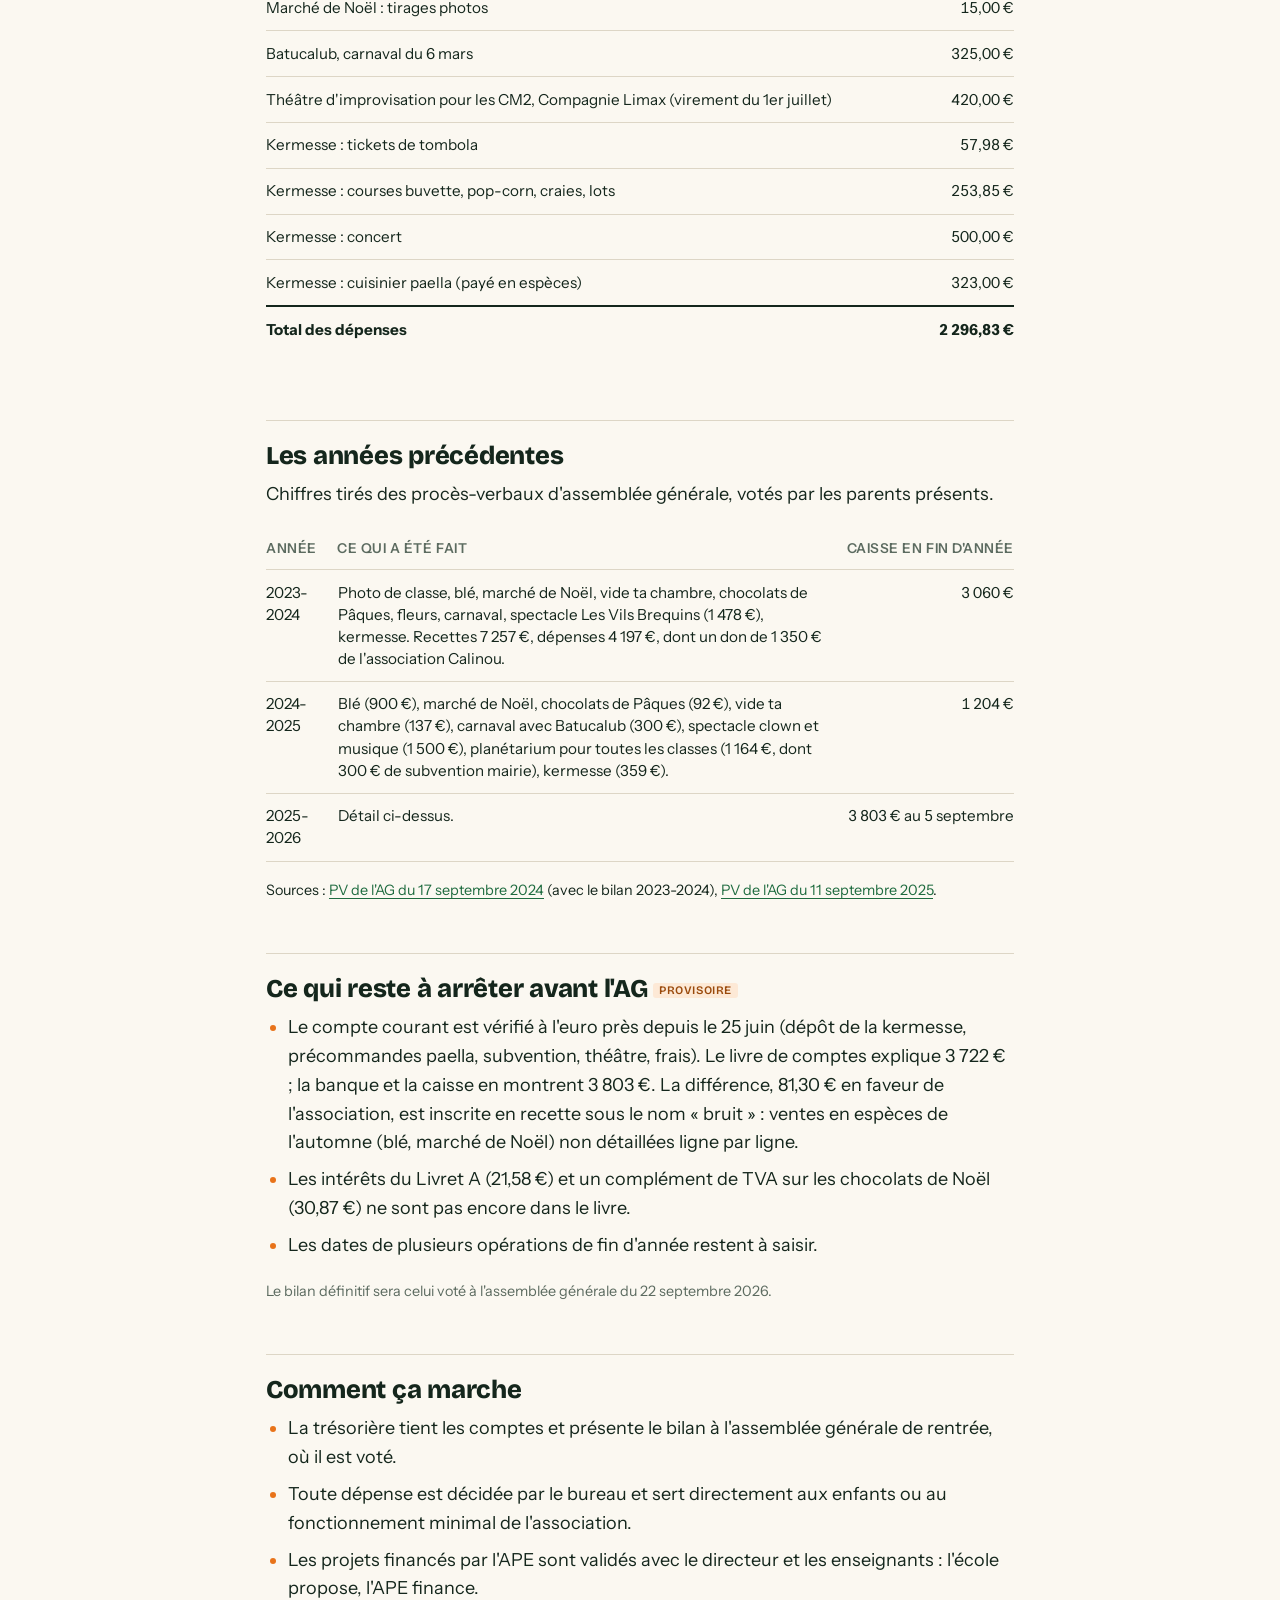
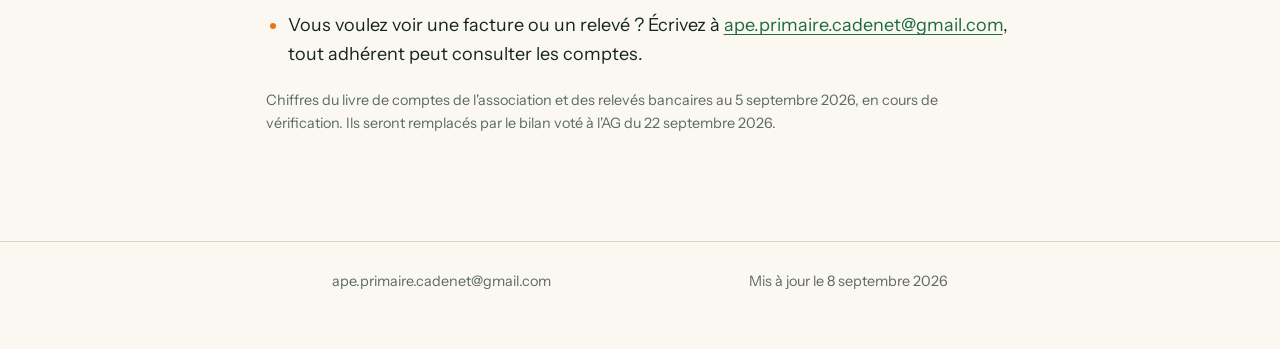
<file: comptes/index.html>
<!doctype html>
<html lang="fr">
<head>
<meta charset="utf-8">
<meta name="viewport" content="width=device-width, initial-scale=1">
<title>2025-2026 · APE Mélina Mercouri</title>
<link rel="preconnect" href="https://fonts.googleapis.com">
<link rel="stylesheet" href="https://fonts.googleapis.com/css2?family=Bricolage+Grotesque:opsz,wght@12..96,800&family=Instrument+Sans:wght@400;500;600;700&display=swap">
<link rel="icon" href="/favicon.svg" type="image/svg+xml">
<link rel="stylesheet" href="/style.css">
</head>
<body>
<header><div class="wrap"><nav>
  <a href="/">Accueil</a>
  <a href="/comptes/" aria-current="page">2025-2026</a>
  <a href="/2026-2027/">2026-2027</a>
  <a href="/bureau/">Le bureau</a>
  <a href="/delegues/">Les délégués</a>
  <a href="/ressources/">Ressources</a>
</nav></div></header>

<main><div class="wrap">
  <h1>2025-2026</h1>
  <p class="lead">L'argent de l'APE est celui des parents. Il est sur un compte de l'association au Crédit Agricole de Cadenet, jamais sur un compte personnel. Voici où il est et d'où il vient.</p>

  <h2>Où en est la caisse <span class="tag">provisoire</span></h2>
  <p class="small muted">Situation au 5 septembre 2026, d'après les relevés du Crédit Agricole. L'année avait commencé le 11 septembre 2025 avec 1 204 €.</p>
  <div class="tw"><table>
    <tr><td>Compte courant</td><td class="n">2 716 €</td></tr>
    <tr><td>Livret A</td><td class="n">1 022 €</td></tr>
    <tr><td>Fond de caisse en monnaie (compté le 25 juin)</td><td class="n">66 €</td></tr>
    <tr class="sum"><td>Total disponible</td><td class="n">3 803 €</td></tr>
  </table></div>

  <h2>Recettes 2025-2026</h2>
  <div class="tw"><table>
    <tr><td>Blé de la Sainte-Barbe</td><td class="n">860,00 €</td></tr>
    <tr><td>Chocolats de Noël <span class="muted">(bénéfice, achats déduits)</span></td><td class="n">200,00 €</td></tr>
    <tr><td>Marché de Noël : crêpes et vin chaud</td><td class="n">284,00 €</td></tr>
    <tr><td>Marché de Noël : photos</td><td class="n">46,00 €</td></tr>
    <tr><td>Marché de Noël : restes et fond de caisse</td><td class="n">87,50 €</td></tr>
    <tr><td>Chocolats de Pâques <span class="muted">(bénéfice, achats déduits)</span></td><td class="n">180,00 €</td></tr>
    <tr><td>Subvention de la mairie</td><td class="n">300,00 €</td></tr>
    <tr><td>Kermesse : espèces (tombola, buvette, maquillage, danse) <span class="muted">2 103,10 € déposés le 30 juin + 65,90 € de fond de caisse + 323 € payés au cuisinier directement dans la caisse</span></td><td class="n">2 492,00 €</td></tr>
    <tr><td>Kermesse : paella, précommandes en ligne</td><td class="n">365,00 €</td></tr>
    <tr><td>Bruit <span class="muted">écart entre ce que le livre de comptes explique et ce que la banque montre : ventes en espèces de l'automne non détaillées ligne par ligne</span></td><td class="n">81,30 €</td></tr>
    <tr class="sum"><td>Total des recettes</td><td class="n">4 895,80 €</td></tr>
  </table></div>

  <h2>Dépenses 2025-2026</h2>
  <div class="tw"><table>
    <tr><td>Sachets pour le blé <span class="muted">(petit montant payé en espèces, non inscrit)</span></td><td class="n">—</td></tr>
    <tr><td>Assurance MAIF (128,18 €) et frais bancaires (7,30 puis 7,50 € par mois)</td><td class="n">217,00 €</td></tr>
    <tr><td>Marché de Noël : courses (chocolat chaud, vin chaud, épices, oranges, nappe, assiettes, gobelets)</td><td class="n">185,00 €</td></tr>
    <tr><td>Marché de Noël : tirages photos</td><td class="n">15,00 €</td></tr>
    <tr><td>Batucalub, carnaval du 6 mars</td><td class="n">325,00 €</td></tr>
    <tr><td>Théâtre d'improvisation pour les CM2, Compagnie Limax (virement du 1er juillet)</td><td class="n">420,00 €</td></tr>
    <tr><td>Kermesse : tickets de tombola</td><td class="n">57,98 €</td></tr>
    <tr><td>Kermesse : courses buvette, pop-corn, craies, lots</td><td class="n">253,85 €</td></tr>
    <tr><td>Kermesse : concert</td><td class="n">500,00 €</td></tr>
    <tr><td>Kermesse : cuisinier paella (payé en espèces)</td><td class="n">323,00 €</td></tr>
    <tr class="sum"><td>Total des dépenses</td><td class="n">2 296,83 €</td></tr>
  </table></div>

  <h2>Les années précédentes</h2>
  <p>Chiffres tirés des procès-verbaux d'assemblée générale, votés par les parents présents.</p>
  <div class="tw"><table>
    <tr><th>Année</th><th>Ce qui a été fait</th><th class="n">Caisse en fin d'année</th></tr>
    <tr><td>2023-2024</td><td>Photo de classe, blé, marché de Noël, vide ta chambre, chocolats de Pâques, fleurs, carnaval, spectacle Les Vils Brequins (1 478 €), kermesse. Recettes 7 257 €, dépenses 4 197 €, dont un don de 1 350 € de l'association Calinou.</td><td class="n">3 060 €</td></tr>
    <tr><td>2024-2025</td><td>Blé (900 €), marché de Noël, chocolats de Pâques (92 €), vide ta chambre (137 €), carnaval avec Batucalub (300 €), spectacle clown et musique (1 500 €), planétarium pour toutes les classes (1 164 €, dont 300 € de subvention mairie), kermesse (359 €).</td><td class="n">1 204 €</td></tr>
    <tr><td>2025-2026</td><td>Détail ci-dessus.</td><td class="n">3 803 € au 5 septembre</td></tr>
  </table></div>
  <p class="small">Sources : <a href="/documents/pv-ag-2024-09-17.pdf">PV de l'AG du 17 septembre 2024</a> (avec le bilan 2023-2024), <a href="/documents/pv-ag-2025-09-11.pdf">PV de l'AG du 11 septembre 2025</a>.</p>

  <h2>Ce qui reste à arrêter avant l'AG <span class="tag">provisoire</span></h2>
  <ul>
    <li>Le compte courant est vérifié à l'euro près depuis le 25 juin (dépôt de la kermesse, précommandes paella, subvention, théâtre, frais). Le livre de comptes explique 3 722 € ; la banque et la caisse en montrent 3 803 €. La différence, 81,30 € en faveur de l'association, est inscrite en recette sous le nom « bruit » : ventes en espèces de l'automne (blé, marché de Noël) non détaillées ligne par ligne.</li>
    <li>Les intérêts du Livret A (21,58 €) et un complément de TVA sur les chocolats de Noël (30,87 €) ne sont pas encore dans le livre.</li>
    <li>Les dates de plusieurs opérations de fin d'année restent à saisir.</li>
  </ul>
  <p class="small muted">Le bilan définitif sera celui voté à l'assemblée générale du 22 septembre 2026.</p>

  <h2>Comment ça marche</h2>
  <ul>
    <li>La trésorière tient les comptes et présente le bilan à l'assemblée générale de rentrée, où il est voté.</li>
    <li>Toute dépense est décidée par le bureau et sert directement aux enfants ou au fonctionnement minimal de l'association.</li>
    <li>Les projets financés par l'APE sont validés avec le directeur et les enseignants : l'école propose, l'APE finance.</li>
    <li>Vous voulez voir une facture ou un relevé ? Écrivez à <a href="mailto:ape.primaire.cadenet@gmail.com">ape.primaire.cadenet@gmail.com</a>, tout adhérent peut consulter les comptes.</li>
  </ul>

  <p class="small muted">Chiffres du livre de comptes de l'association et des relevés bancaires au 5 septembre 2026, en cours de vérification. Ils seront remplacés par le bilan voté à l'AG du 22 septembre 2026.</p>
</div></main>

<footer><div class="wrap">
  <span>ape.primaire.cadenet@gmail.com</span>
  <span>Mis à jour le 8 septembre 2026</span>
</div></footer>
<script>(function(){var n=document.querySelector('nav a[aria-current="page"]');if(n&&n.scrollIntoView)n.scrollIntoView({inline:"center",block:"nearest"});})();</script>
</body>
</html>
</file>
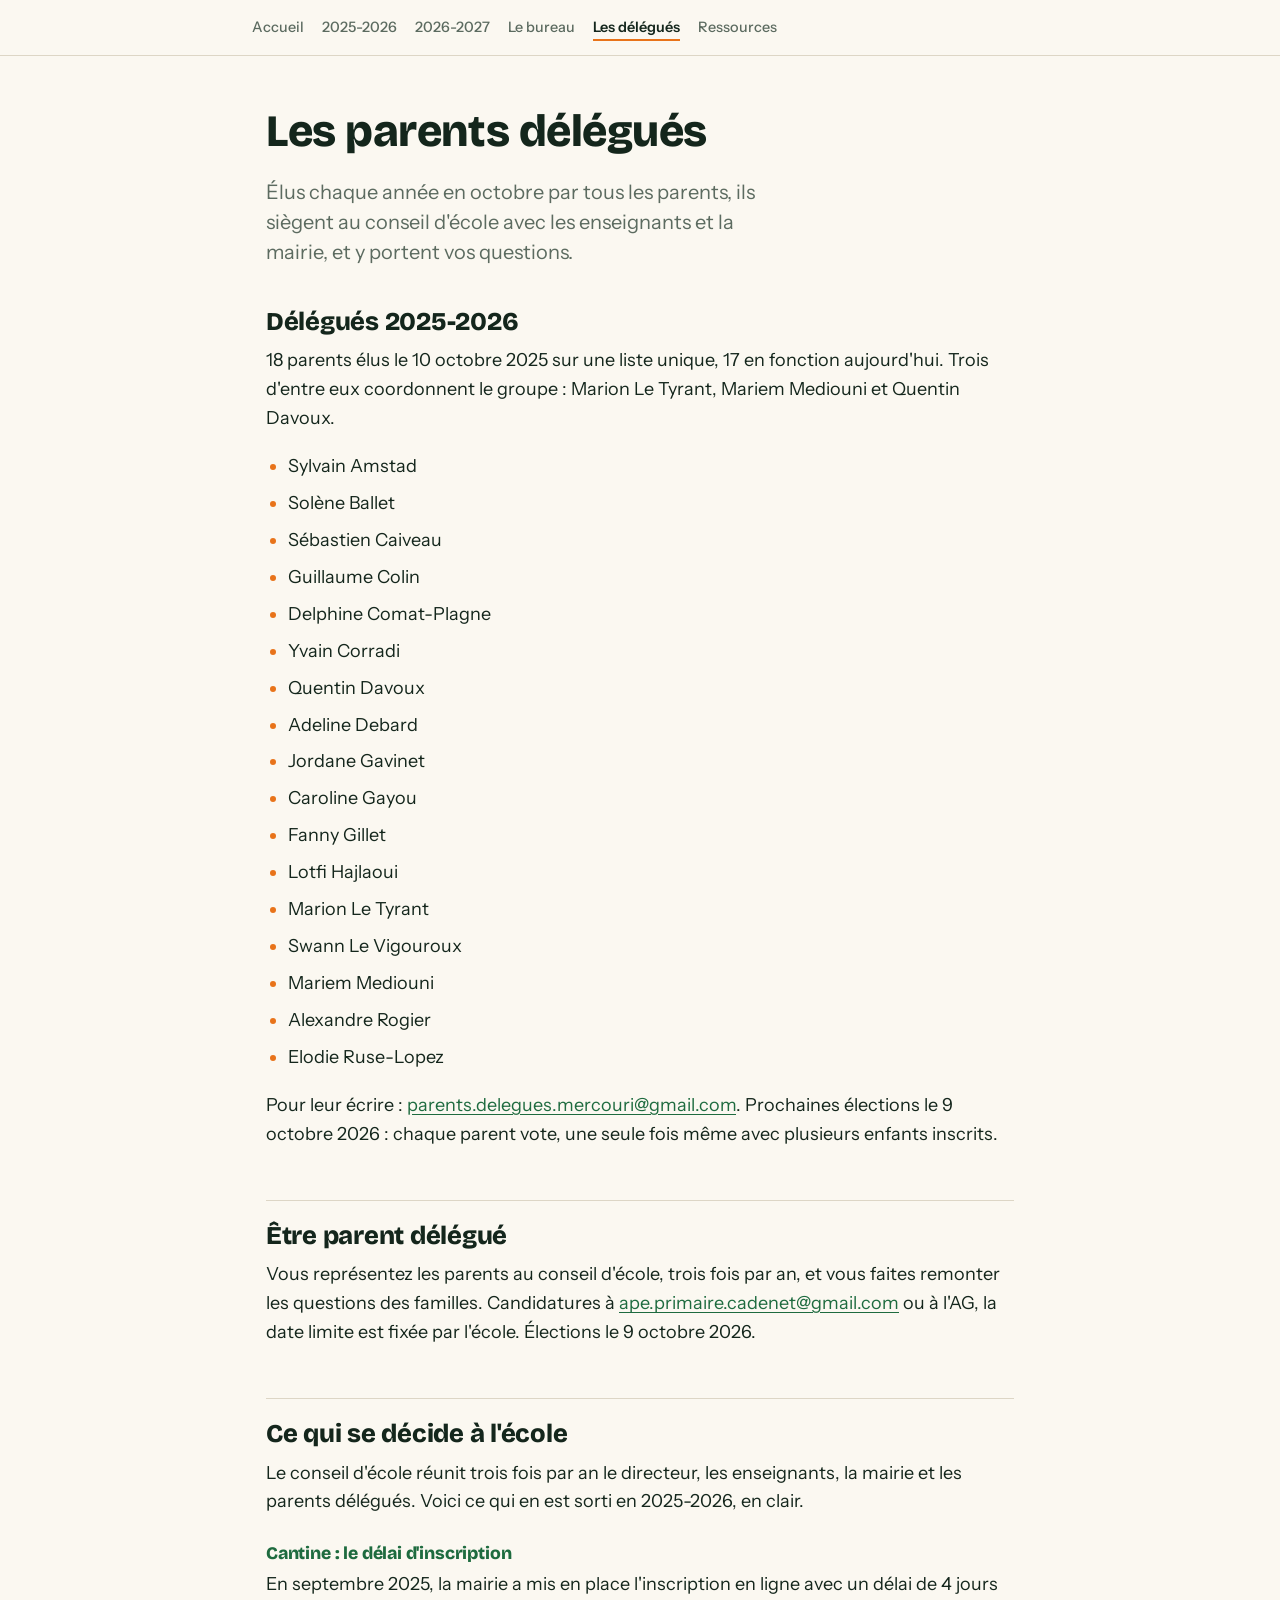
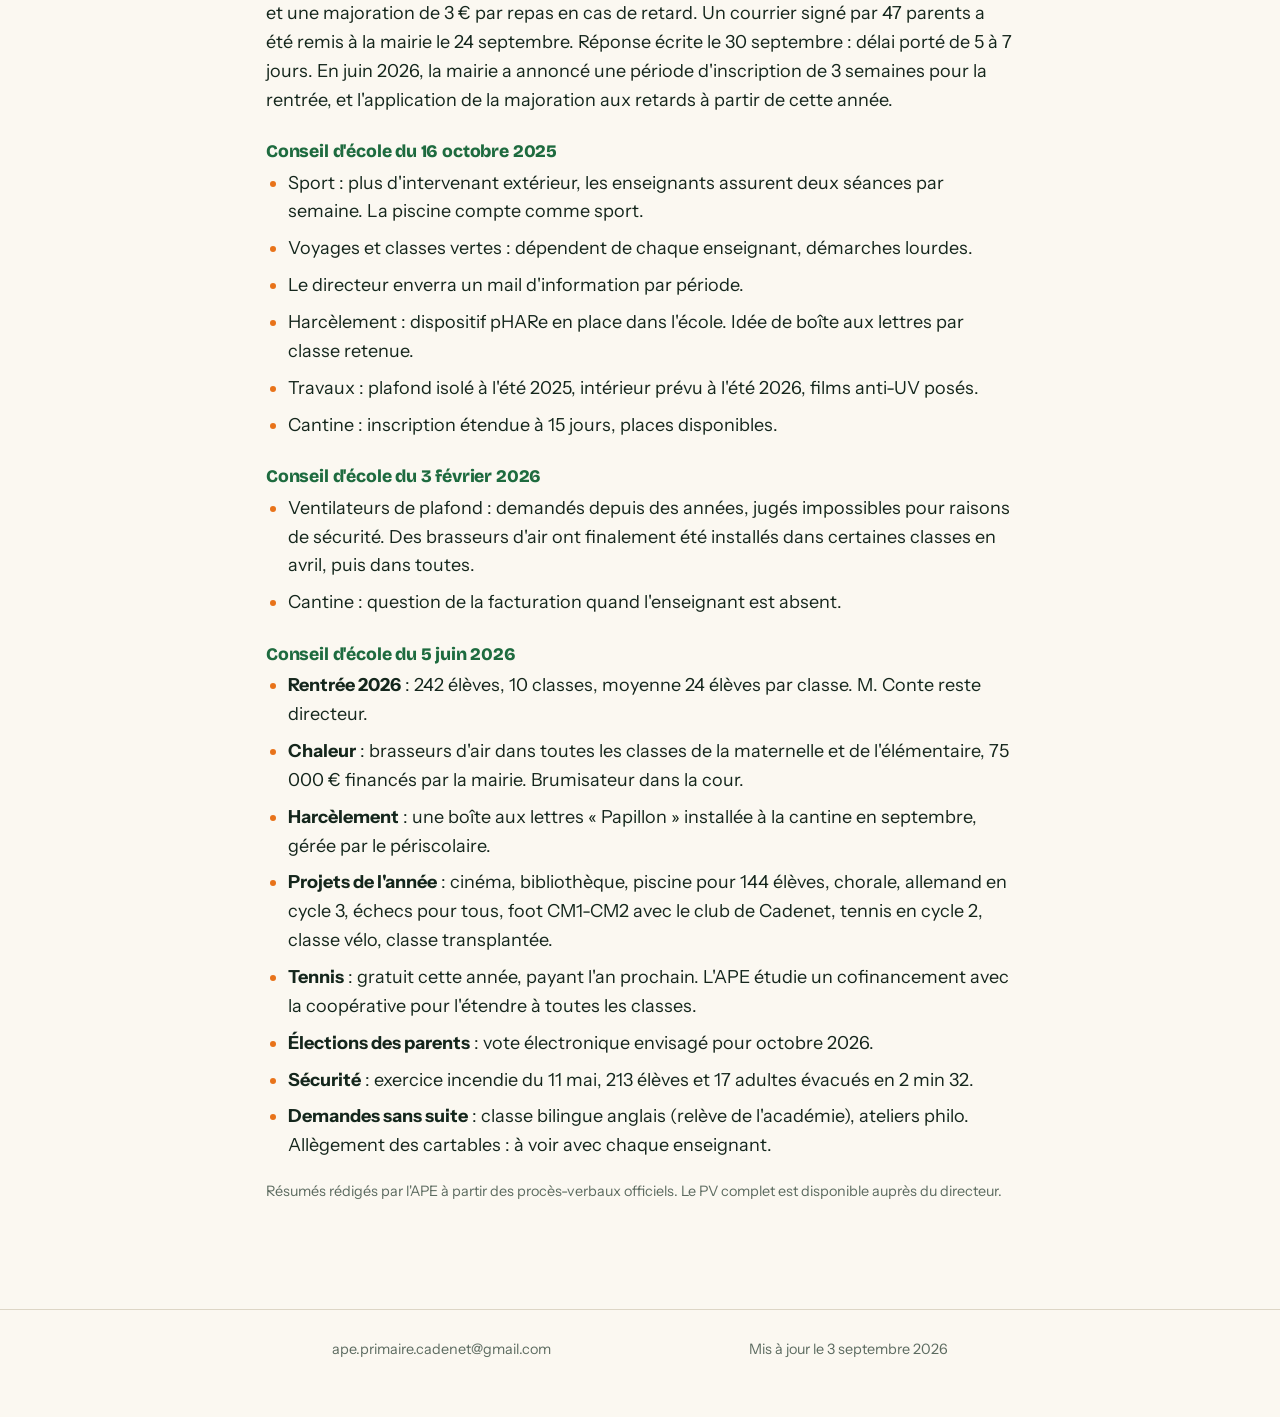
<file: delegues/index.html>
<!doctype html>
<html lang="fr">
<head>
<meta charset="utf-8">
<meta name="viewport" content="width=device-width, initial-scale=1">
<title>Les délégués · APE Mélina Mercouri</title>
<link rel="preconnect" href="https://fonts.googleapis.com">
<link rel="stylesheet" href="https://fonts.googleapis.com/css2?family=Bricolage+Grotesque:opsz,wght@12..96,800&family=Instrument+Sans:wght@400;500;600;700&display=swap">
<link rel="icon" href="/favicon.svg" type="image/svg+xml">
<link rel="stylesheet" href="/style.css">
</head>
<body>
<header><div class="wrap"><nav>
  <a href="/">Accueil</a>
  <a href="/comptes/">2025-2026</a>
  <a href="/2026-2027/">2026-2027</a>
  <a href="/bureau/">Le bureau</a>
  <a href="/delegues/" aria-current="page">Les délégués</a>
  <a href="/ressources/">Ressources</a>
</nav></div></header>

<main><div class="wrap">
  <h1>Les parents délégués</h1>
  <p class="lead">Élus chaque année en octobre par tous les parents, ils siègent au conseil d'école avec les enseignants et la mairie, et y portent vos questions.</p>

  <h2 id="delegues">Délégués 2025-2026</h2>
<p>18 parents élus le 10 octobre 2025 sur une liste unique, 17 en fonction aujourd'hui. Trois d'entre eux coordonnent le groupe : Marion Le Tyrant, Mariem Mediouni et Quentin Davoux.</p>
  <ul>
    <li>Sylvain Amstad</li>
    <li>Solène Ballet</li>
    <li>Sébastien Caiveau</li>
    <li>Guillaume Colin</li>
    <li>Delphine Comat-Plagne</li>
    <li>Yvain Corradi</li>
    <li>Quentin Davoux</li>
    <li>Adeline Debard</li>
    <li>Jordane Gavinet</li>
    <li>Caroline Gayou</li>
    <li>Fanny Gillet</li>
    <li>Lotfi Hajlaoui</li>
    <li>Marion Le Tyrant</li>
    <li>Swann Le Vigouroux</li>
    <li>Mariem Mediouni</li>
    <li>Alexandre Rogier</li>
    <li>Elodie Ruse-Lopez</li>
  </ul>

    <p>Pour leur écrire : <a href="mailto:parents.delegues.mercouri@gmail.com">parents.delegues.mercouri@gmail.com</a>. Prochaines élections le 9 octobre 2026 : chaque parent vote, une seule fois même avec plusieurs enfants inscrits.</p>

  <h2>Être parent délégué</h2>
  <p>Vous représentez les parents au conseil d'école, trois fois par an, et vous faites remonter les questions des familles. Candidatures à <a href="mailto:ape.primaire.cadenet@gmail.com">ape.primaire.cadenet@gmail.com</a> ou à l'AG, la date limite est fixée par l'école. Élections le 9 octobre 2026.</p>


  <h2 id="ecole">Ce qui se décide à l'école</h2>
  <p>Le conseil d'école réunit trois fois par an le directeur, les enseignants, la mairie et les parents délégués. Voici ce qui en est sorti en 2025-2026, en clair.</p>

  <h3>Cantine : le délai d'inscription</h3>
  <p>En septembre 2025, la mairie a mis en place l'inscription en ligne avec un délai de 4 jours et une majoration de 3 € par repas en cas de retard. Un courrier signé par 47 parents a été remis à la mairie le 24 septembre. Réponse écrite le 30 septembre : délai porté de 5 à 7 jours. En juin 2026, la mairie a annoncé une période d'inscription de 3 semaines pour la rentrée, et l'application de la majoration aux retards à partir de cette année.</p>

  <h3>Conseil d'école du 16 octobre 2025</h3>
  <ul>
    <li>Sport : plus d'intervenant extérieur, les enseignants assurent deux séances par semaine. La piscine compte comme sport.</li>
    <li>Voyages et classes vertes : dépendent de chaque enseignant, démarches lourdes.</li>
    <li>Le directeur enverra un mail d'information par période.</li>
    <li>Harcèlement : dispositif pHARe en place dans l'école. Idée de boîte aux lettres par classe retenue.</li>
    <li>Travaux : plafond isolé à l'été 2025, intérieur prévu à l'été 2026, films anti-UV posés.</li>
    <li>Cantine : inscription étendue à 15 jours, places disponibles.</li>
  </ul>

  <h3>Conseil d'école du 3 février 2026</h3>
  <ul>
    <li>Ventilateurs de plafond : demandés depuis des années, jugés impossibles pour raisons de sécurité. Des brasseurs d'air ont finalement été installés dans certaines classes en avril, puis dans toutes.</li>
    <li>Cantine : question de la facturation quand l'enseignant est absent.</li>
  </ul>

  <h3>Conseil d'école du 5 juin 2026</h3>
  <ul>
    <li><strong>Rentrée 2026</strong> : 242 élèves, 10 classes, moyenne 24 élèves par classe. M. Conte reste directeur.</li>
    <li><strong>Chaleur</strong> : brasseurs d'air dans toutes les classes de la maternelle et de l'élémentaire, 75 000 € financés par la mairie. Brumisateur dans la cour.</li>
    <li><strong>Harcèlement</strong> : une boîte aux lettres « Papillon » installée à la cantine en septembre, gérée par le périscolaire.</li>
    <li><strong>Projets de l'année</strong> : cinéma, bibliothèque, piscine pour 144 élèves, chorale, allemand en cycle 3, échecs pour tous, foot CM1-CM2 avec le club de Cadenet, tennis en cycle 2, classe vélo, classe transplantée.</li>
    <li><strong>Tennis</strong> : gratuit cette année, payant l'an prochain. L'APE étudie un cofinancement avec la coopérative pour l'étendre à toutes les classes.</li>
    <li><strong>Élections des parents</strong> : vote électronique envisagé pour octobre 2026.</li>
    <li><strong>Sécurité</strong> : exercice incendie du 11 mai, 213 élèves et 17 adultes évacués en 2 min 32.</li>
    <li><strong>Demandes sans suite</strong> : classe bilingue anglais (relève de l'académie), ateliers philo. Allègement des cartables : à voir avec chaque enseignant.</li>
  </ul>

  <p class="small muted">Résumés rédigés par l'APE à partir des procès-verbaux officiels. Le PV complet est disponible auprès du directeur.</p>
</div></main>

<footer><div class="wrap">
  <span>ape.primaire.cadenet@gmail.com</span>
  <span>Mis à jour le 3 septembre 2026</span>
</div></footer>
<script>(function(){var n=document.querySelector('nav a[aria-current="page"]');if(n&&n.scrollIntoView)n.scrollIntoView({inline:"center",block:"nearest"});})();</script>
</body>
</html>
</file>
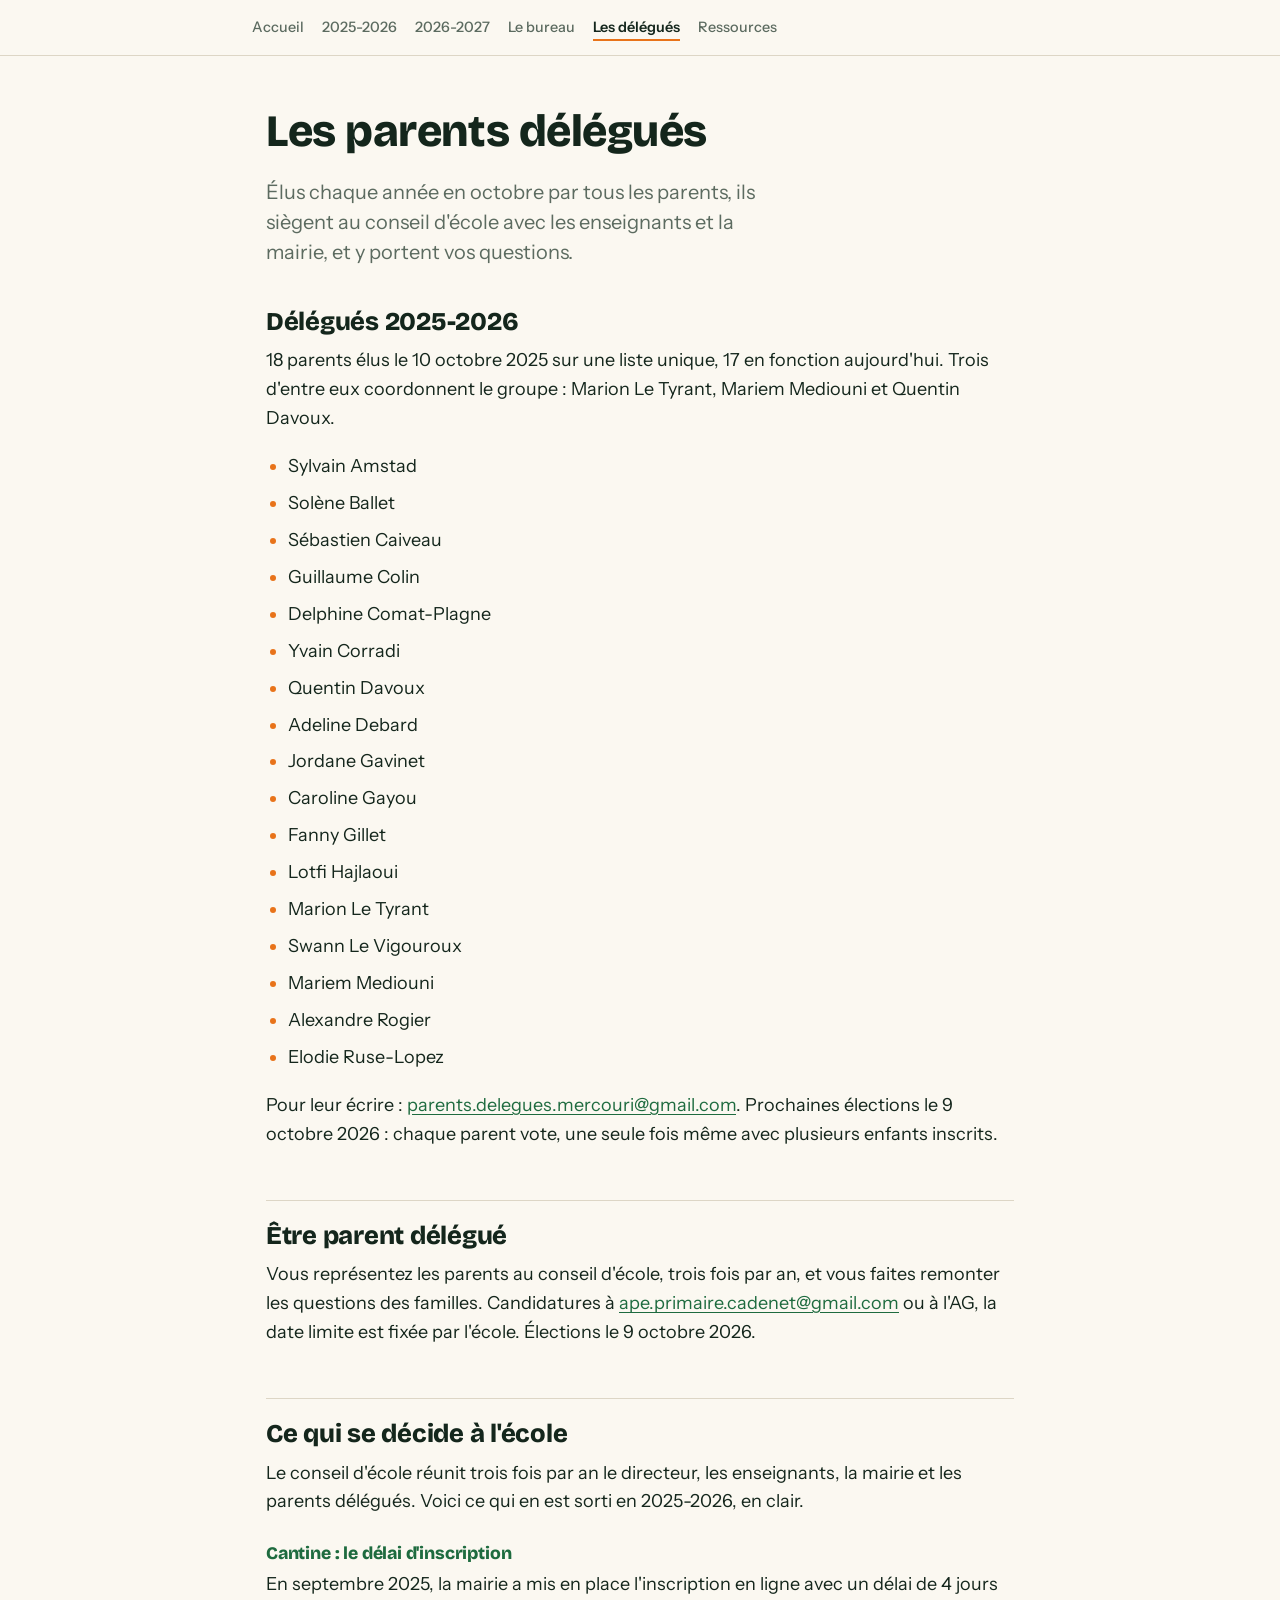
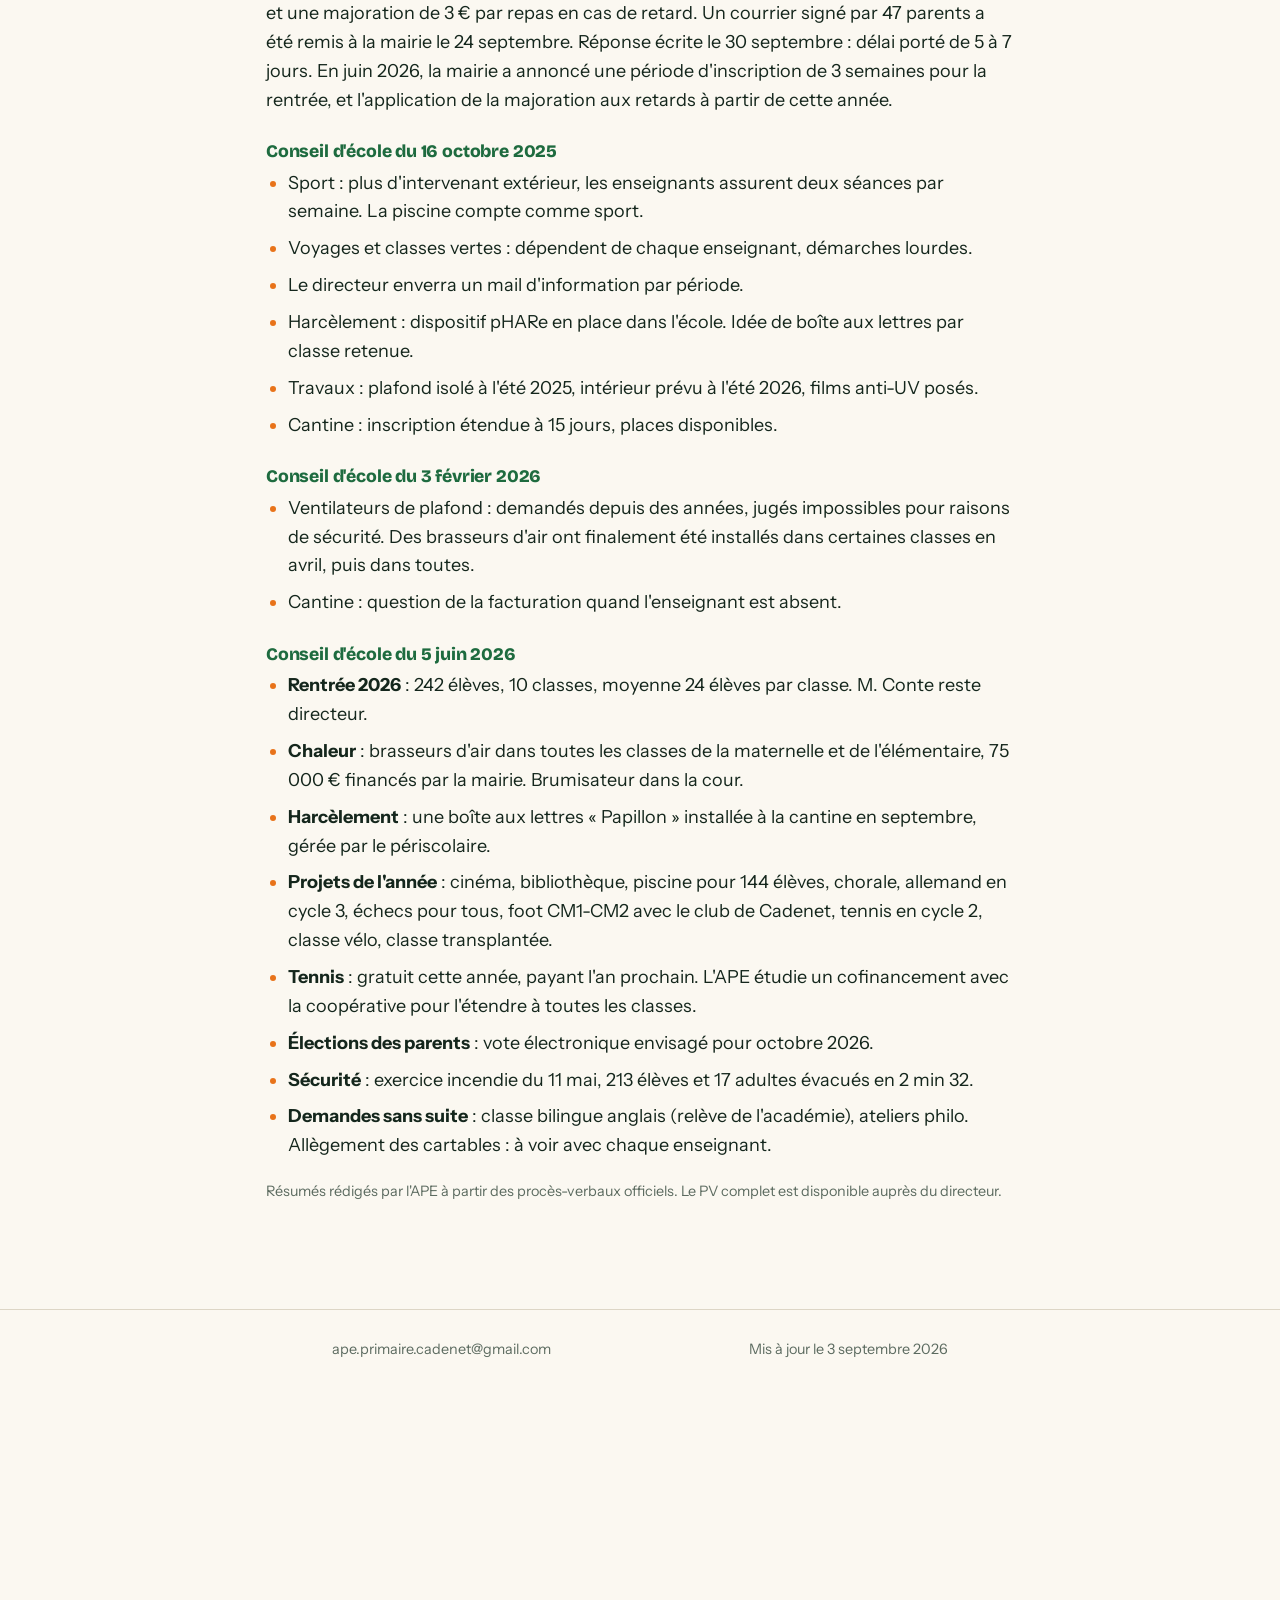
<file: ecole/index.html>
<!doctype html><html lang="fr"><head><meta charset="utf-8"><meta http-equiv="refresh" content="0; url=/delegues/#ecole"><link rel="canonical" href="/delegues/#ecole"><title>APE Mélina Mercouri</title></head><body><a href="/delegues/#ecole">Suite</a></body></html>
</file>
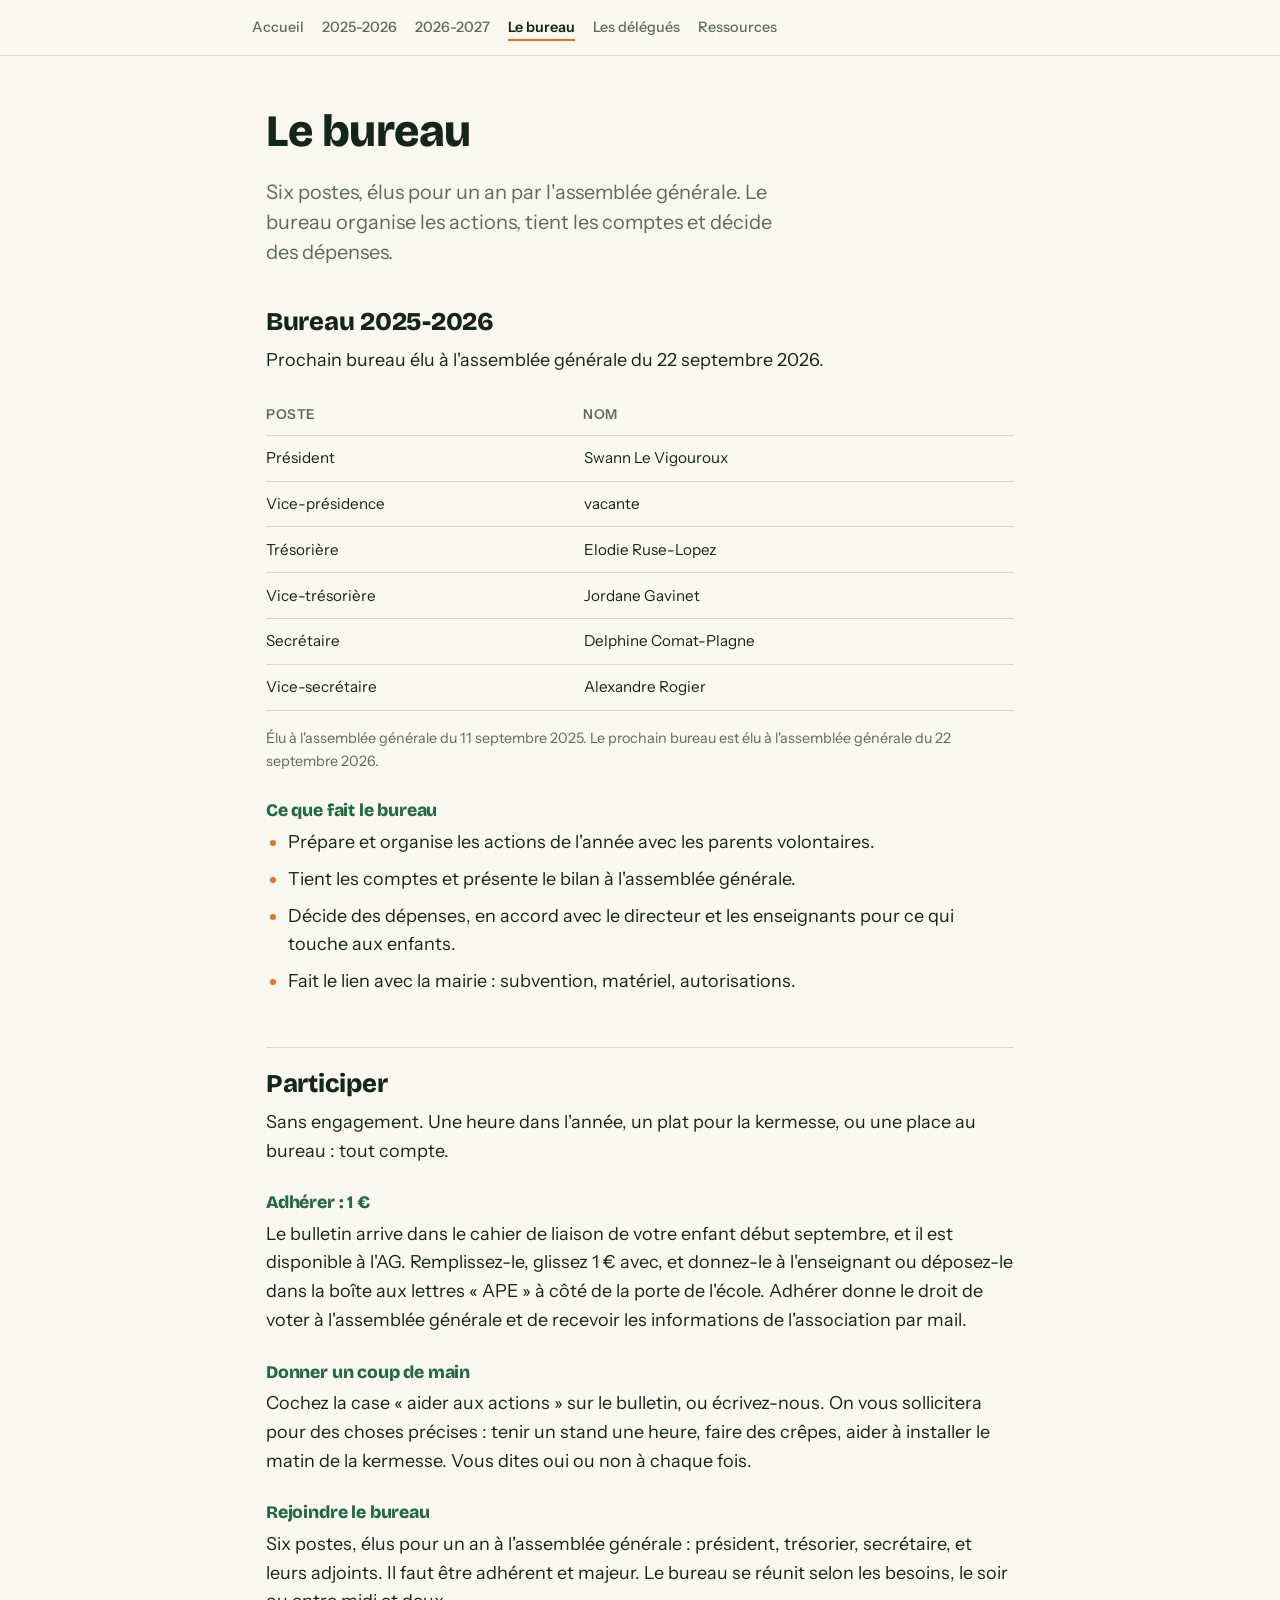
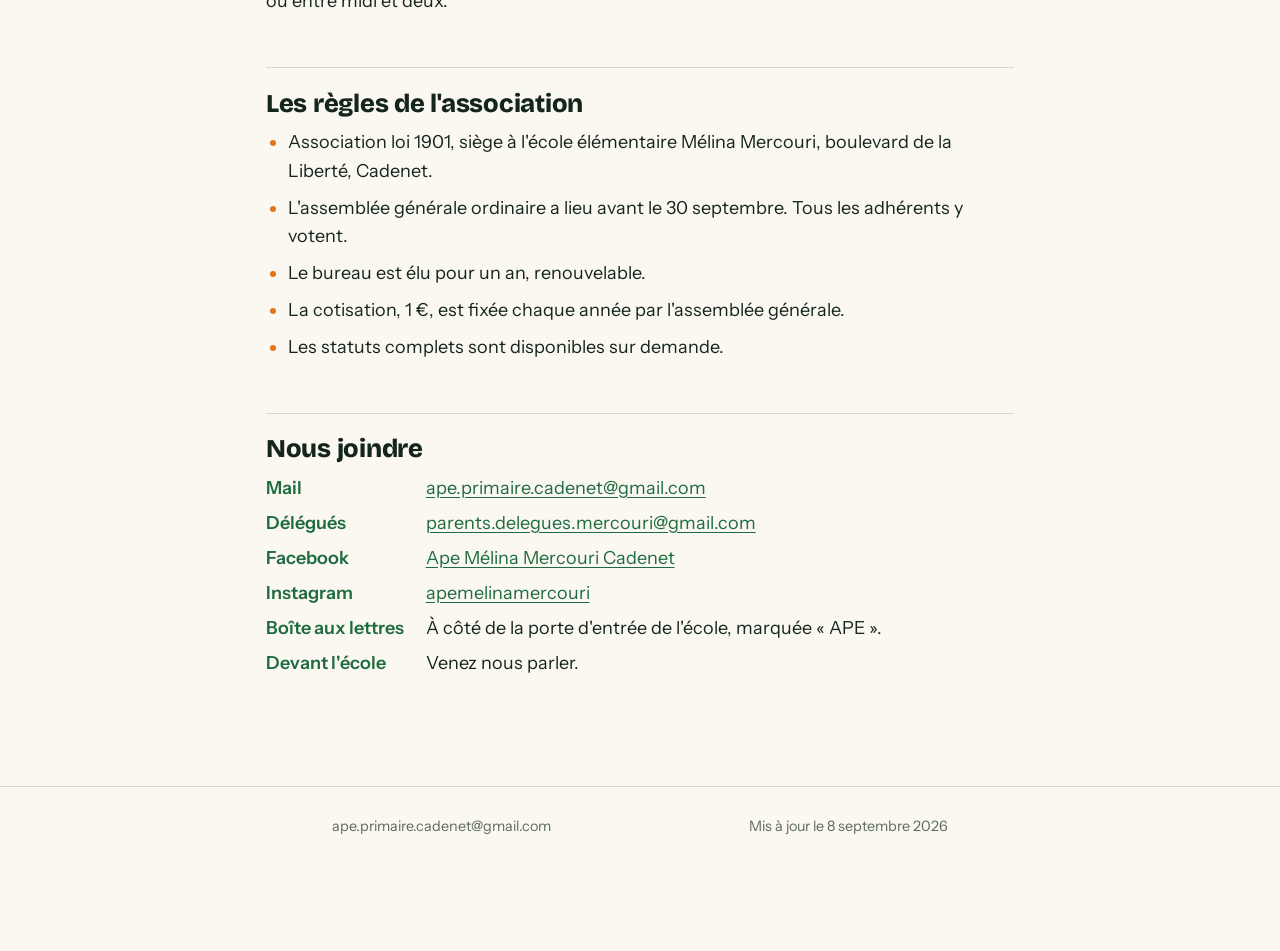
<file: participer/index.html>
<!doctype html><html lang="fr"><head><meta charset="utf-8"><meta http-equiv="refresh" content="0; url=/bureau/#participer"><link rel="canonical" href="/bureau/#participer"><title>APE Mélina Mercouri</title></head><body><a href="/bureau/#participer">Suite</a></body></html>
</file>
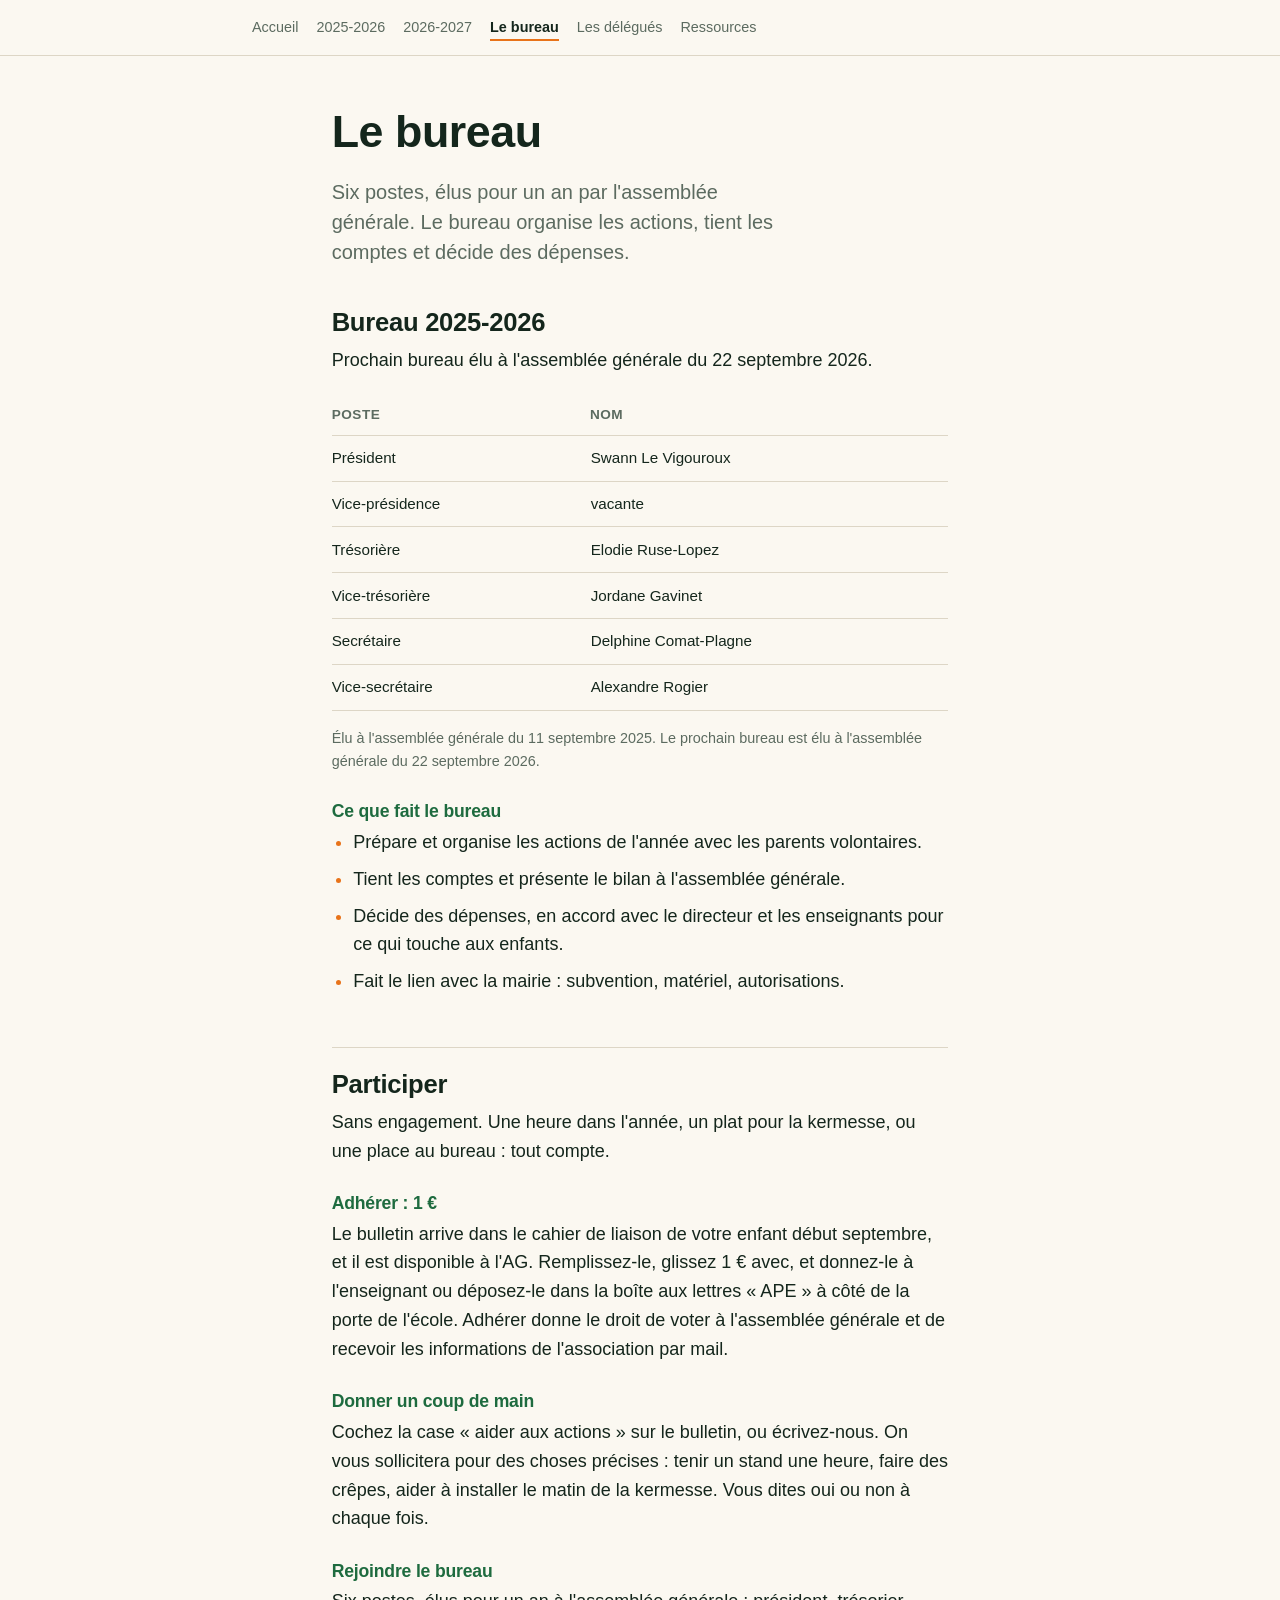
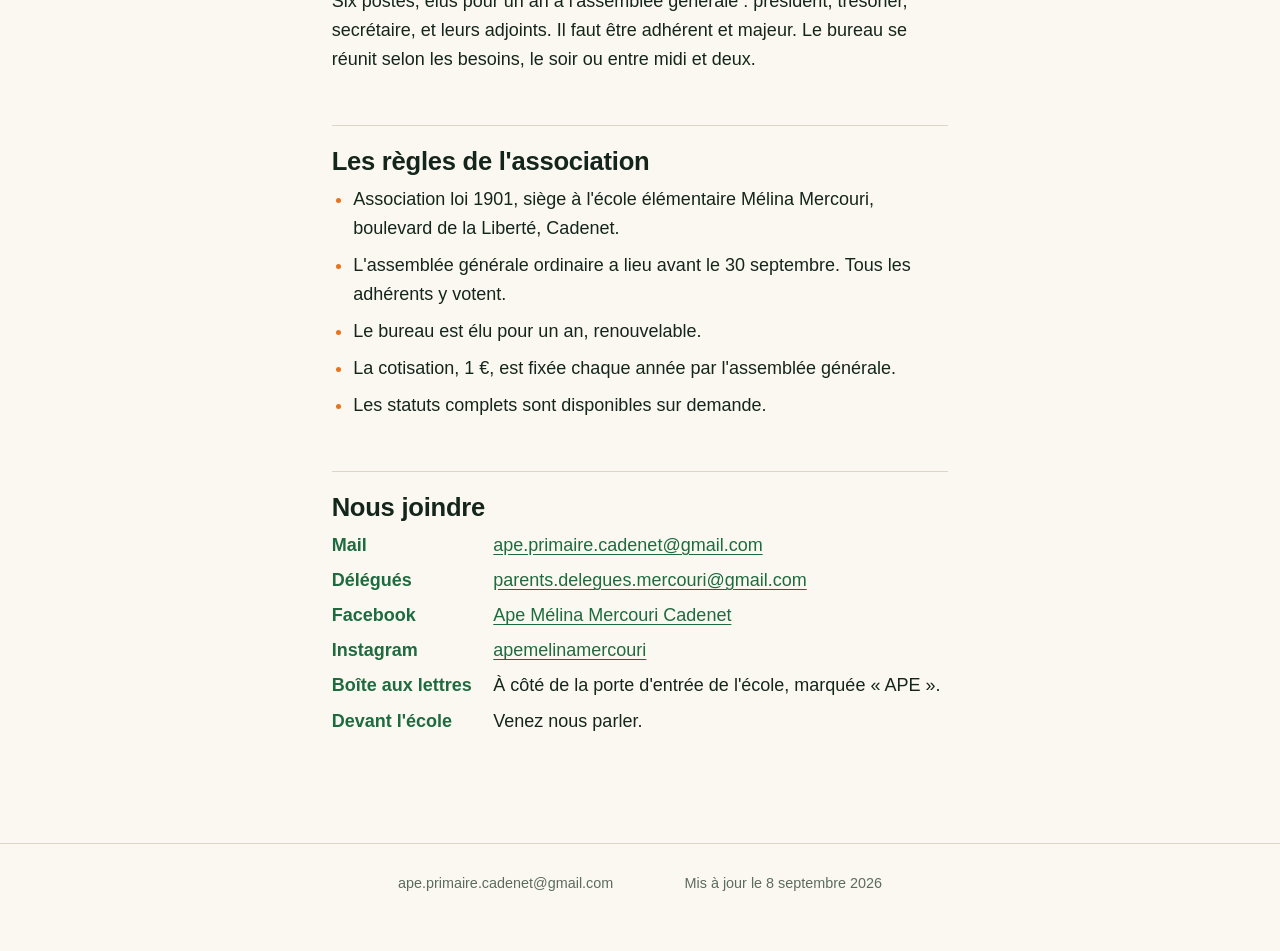
<file: qui-sommes-nous/index.html>
<!doctype html><html lang="fr"><head><meta charset="utf-8"><meta http-equiv="refresh" content="0; url=/bureau/"><link rel="canonical" href="/bureau/"><title>APE Mélina Mercouri</title></head><body><a href="/bureau/">Suite</a></body></html>
</file>
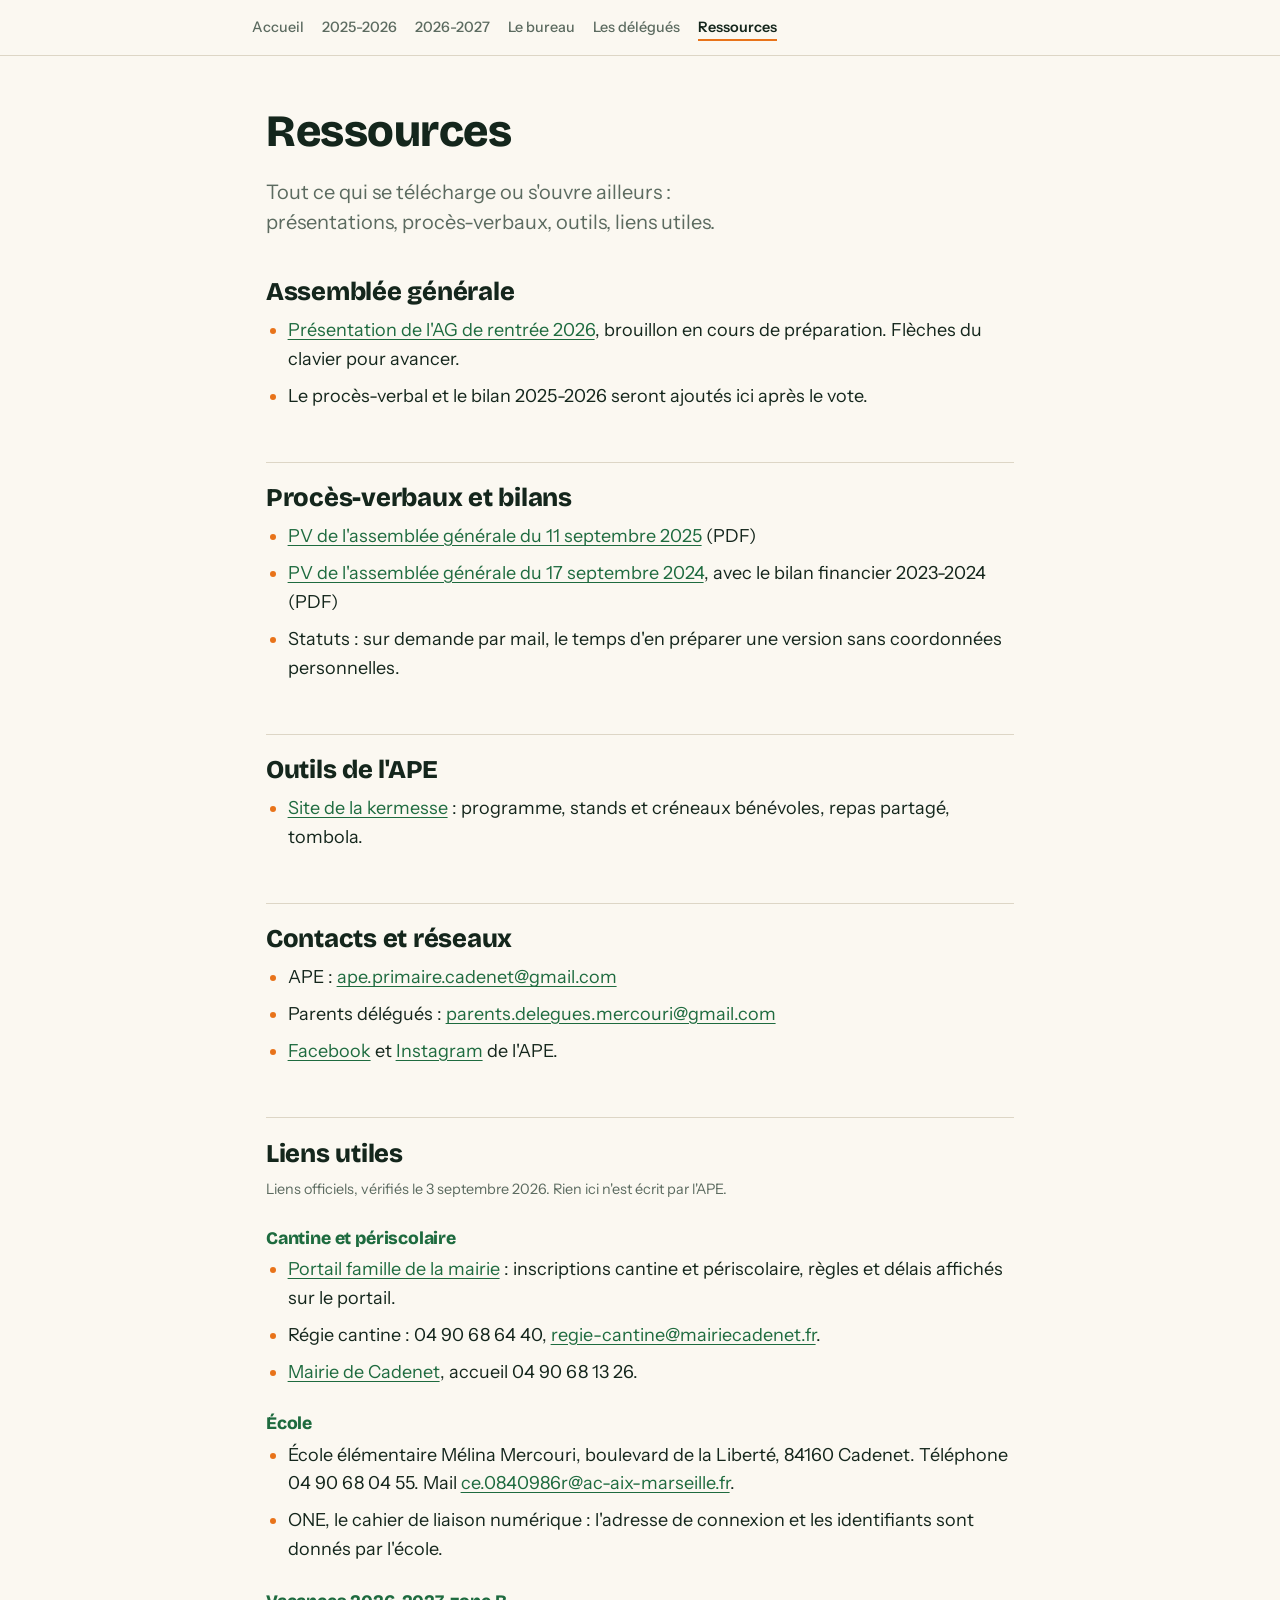
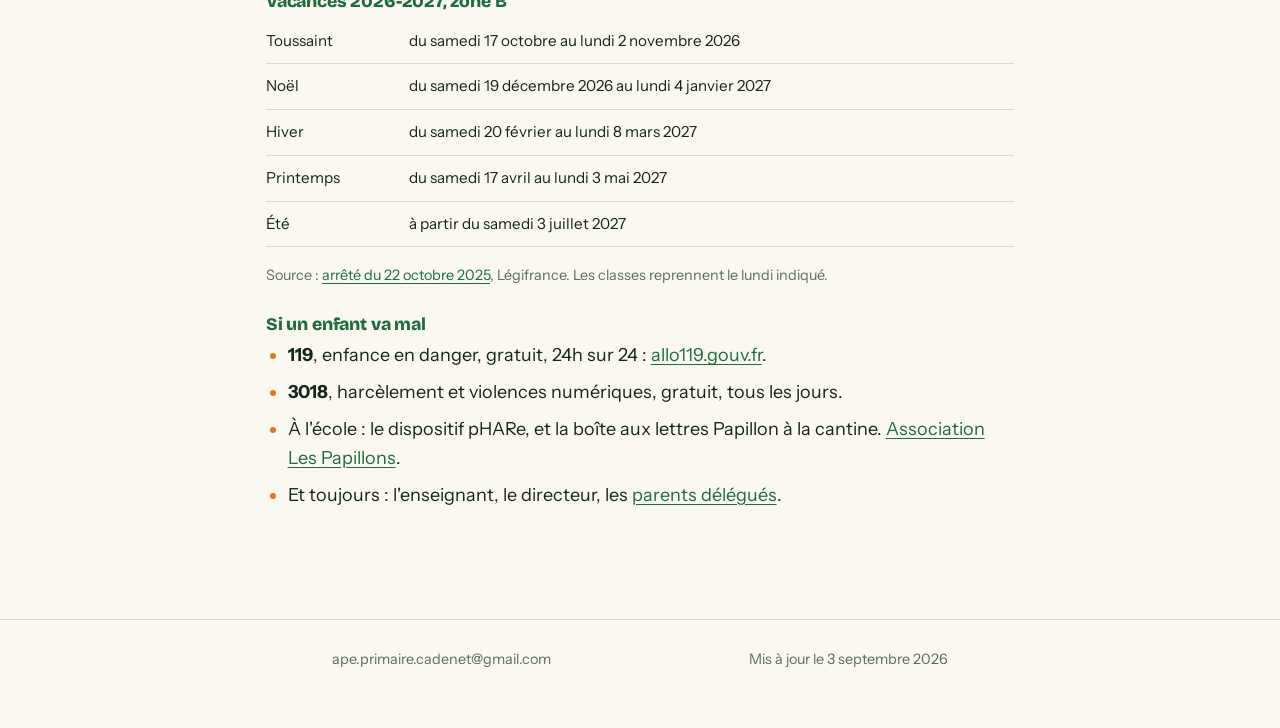
<file: ressources/index.html>
<!doctype html>
<html lang="fr">
<head>
<meta charset="utf-8">
<meta name="viewport" content="width=device-width, initial-scale=1">
<title>Ressources · APE Mélina Mercouri</title>
<link rel="preconnect" href="https://fonts.googleapis.com">
<link rel="stylesheet" href="https://fonts.googleapis.com/css2?family=Bricolage+Grotesque:opsz,wght@12..96,800&family=Instrument+Sans:wght@400;500;600;700&display=swap">
<link rel="icon" href="/favicon.svg" type="image/svg+xml">
<link rel="stylesheet" href="/style.css">
</head>
<body>
<header><div class="wrap"><nav>
  <a href="/">Accueil</a>
  <a href="/comptes/">2025-2026</a>
  <a href="/2026-2027/">2026-2027</a>
  <a href="/bureau/">Le bureau</a>
  <a href="/delegues/">Les délégués</a>
  <a href="/ressources/" aria-current="page">Ressources</a>
</nav></div></header>

<main><div class="wrap">
  <h1>Ressources</h1>
  <p class="lead">Tout ce qui se télécharge ou s'ouvre ailleurs : présentations, procès-verbaux, outils, liens utiles.</p>

  <h2>Assemblée générale</h2>
  <ul>
    <li><a href="/ag-2026/">Présentation de l'AG de rentrée 2026</a>, brouillon en cours de préparation. Flèches du clavier pour avancer.</li>
    <li>Le procès-verbal et le bilan 2025-2026 seront ajoutés ici après le vote.</li>
  </ul>

  <h2>Procès-verbaux et bilans</h2>
  <ul>
    <li><a href="/documents/pv-ag-2025-09-11.pdf">PV de l'assemblée générale du 11 septembre 2025</a> (PDF)</li>
    <li><a href="/documents/pv-ag-2024-09-17.pdf">PV de l'assemblée générale du 17 septembre 2024</a>, avec le bilan financier 2023-2024 (PDF)</li>
    <li>Statuts : sur demande par mail, le temps d'en préparer une version sans coordonnées personnelles.</li>
  </ul>

  <h2>Outils de l'APE</h2>
  <ul>
    <li><a href="https://ape-kermesse.vercel.app">Site de la kermesse</a> : programme, stands et créneaux bénévoles, repas partagé, tombola.</li>
  </ul>

  <h2>Contacts et réseaux</h2>
  <ul>
    <li>APE : <a href="mailto:ape.primaire.cadenet@gmail.com">ape.primaire.cadenet@gmail.com</a></li>
    <li>Parents délégués : <a href="mailto:parents.delegues.mercouri@gmail.com">parents.delegues.mercouri@gmail.com</a></li>
    <li><a href="https://www.facebook.com/p/Ape-Mélina-Mercouri-Cadenet-100064725815282/">Facebook</a> et <a href="https://www.instagram.com/apemelinamercouri/">Instagram</a> de l'APE.</li>
  </ul>

  <h2>Liens utiles</h2>
  <p class="small muted">Liens officiels, vérifiés le 3 septembre 2026. Rien ici n'est écrit par l'APE.</p>

  <h3>Cantine et périscolaire</h3>
  <ul>
    <li><a href="https://parents.logiciel-enfance.fr/cadenet">Portail famille de la mairie</a> : inscriptions cantine et périscolaire, règles et délais affichés sur le portail.</li>
    <li>Régie cantine : 04 90 68 64 40, <a href="mailto:regie-cantine@mairiecadenet.fr">regie-cantine@mairiecadenet.fr</a>.</li>
    <li><a href="https://mairie-cadenet.fr/">Mairie de Cadenet</a>, accueil 04 90 68 13 26.</li>
  </ul>

  <h3>École</h3>
  <ul>
    <li>École élémentaire Mélina Mercouri, boulevard de la Liberté, 84160 Cadenet. Téléphone 04 90 68 04 55. Mail <a href="mailto:ce.0840986r@ac-aix-marseille.fr">ce.0840986r@ac-aix-marseille.fr</a>.</li>
    <li>ONE, le cahier de liaison numérique : l'adresse de connexion et les identifiants sont donnés par l'école.</li>
  </ul>

  <h3>Vacances 2026-2027, zone B</h3>
  <div class="tw"><table>
    <tr><td>Toussaint</td><td>du samedi 17 octobre au lundi 2 novembre 2026</td></tr>
    <tr><td>Noël</td><td>du samedi 19 décembre 2026 au lundi 4 janvier 2027</td></tr>
    <tr><td>Hiver</td><td>du samedi 20 février au lundi 8 mars 2027</td></tr>
    <tr><td>Printemps</td><td>du samedi 17 avril au lundi 3 mai 2027</td></tr>
    <tr><td>Été</td><td>à partir du samedi 3 juillet 2027</td></tr>
  </table></div>
  <p class="small muted">Source : <a href="https://www.legifrance.gouv.fr/jorf/id/JORFTEXT000052416058">arrêté du 22 octobre 2025</a>, Légifrance. Les classes reprennent le lundi indiqué.</p>

  <h3>Si un enfant va mal</h3>
  <ul>
    <li><strong>119</strong>, enfance en danger, gratuit, 24h sur 24 : <a href="https://www.allo119.gouv.fr/">allo119.gouv.fr</a>.</li>
    <li><strong>3018</strong>, harcèlement et violences numériques, gratuit, tous les jours.</li>
    <li>À l'école : le dispositif pHARe, et la boîte aux lettres Papillon à la cantine. <a href="https://www.associationlespapillons.org/">Association Les Papillons</a>.</li>
    <li>Et toujours : l'enseignant, le directeur, les <a href="/delegues/">parents délégués</a>.</li>
  </ul>
</div></main>

<footer><div class="wrap">
  <span>ape.primaire.cadenet@gmail.com</span>
  <span>Mis à jour le 3 septembre 2026</span>
</div></footer>
<script>(function(){var n=document.querySelector('nav a[aria-current="page"]');if(n&&n.scrollIntoView)n.scrollIntoView({inline:"center",block:"nearest"});})();</script>
</body>
</html>
</file>
<file: style.css>
:root{
  --bg:#FBF8F1; --ink:#14261C; --muted:#5C6B60; --line:#DDD6C6;
  --accent:#E8731A; --green:#1E6B3F; --soft:#F3EDDF; --tag-bg:#FDE9D6; --tag-ink:#9A4A0C;
}
@media (prefers-color-scheme: dark){
  :root{ --bg:#111C15; --ink:#F3EEE2; --muted:#A7B3AA; --line:#2C3A30; --accent:#F5923E; --green:#5CC58A; --soft:#182620; --tag-bg:#3A2412; --tag-ink:#F5C79A; }
}
*{box-sizing:border-box}
body{margin:0;background:var(--bg);color:var(--ink);font-family:"Instrument Sans","Helvetica Neue",Arial,sans-serif;font-size:18px;line-height:1.6}
h1,h2,h3{font-family:"Bricolage Grotesque","Arial Black",Arial,sans-serif;font-weight:800;line-height:1.05;letter-spacing:-.01em;margin:0 0 .4em;text-wrap:balance}
h1{font-size:2.8rem;margin-bottom:.5em}h2{font-size:1.6rem;margin-top:3.2rem;padding-top:1.4rem;border-top:1px solid var(--line)}h3{font-size:1.1rem;margin-top:1.8rem;color:var(--green)}
h1+p.lead+h2,.lead+h2{border-top:none;padding-top:0;margin-top:2.6rem}
p,ul,ol,table{margin:0 0 1.1em}
ul,ol{padding-left:1.2em}
li{margin-bottom:.45em}
li::marker{color:var(--accent)}
a{color:var(--green);text-underline-offset:3px}
a:hover{color:var(--accent)}
header{border-bottom:1px solid var(--line)}
.wrap{max-width:66ch;margin:0 auto;padding:0 22px}
header .wrap{max-width:820px}
.brand{display:block;color:var(--ink);font-weight:700;text-decoration:none;padding:14px 0 0}
nav{display:flex;flex-wrap:nowrap;align-items:baseline;gap:18px;padding:16px 0 14px;font-size:.9rem;overflow-x:auto;white-space:nowrap;scrollbar-width:none}
nav::-webkit-scrollbar{display:none}
nav a{text-decoration:none;color:var(--muted);font-weight:500;flex:0 0 auto}
nav a[aria-current]{color:var(--ink);font-weight:600;border-bottom:2px solid var(--accent)}
main{padding:52px 0 90px}
.lead{font-size:1.25rem;line-height:1.5;max-width:40ch;color:var(--muted);margin-bottom:1.6em}
.next{background:var(--soft);border-left:4px solid var(--accent);padding:20px 24px;margin:32px 0;line-height:1.55}
.next strong{display:block;font-size:1.15rem;margin-bottom:.3em}
table{width:100%;border-collapse:collapse;font-size:.95rem}
th,td{text-align:left;padding:.75em .5em;border-bottom:1px solid var(--line);vertical-align:top;line-height:1.45}
td:first-child,th:first-child{padding-left:0}
td:last-child,th:last-child{padding-right:0}
th{font-weight:600;color:var(--muted);font-size:.85rem;letter-spacing:.04em;text-transform:uppercase}
td.n,th.n{text-align:right;font-variant-numeric:tabular-nums;white-space:nowrap}
tr.sum td{font-weight:700;border-bottom:none;border-top:2px solid var(--ink)}
.tag{display:inline-block;font-size:.72rem;font-weight:600;letter-spacing:.05em;text-transform:uppercase;background:var(--tag-bg);color:var(--tag-ink);padding:.15em .5em;border-radius:3px;vertical-align:middle}
.muted{color:var(--muted)}
.small{font-size:.9rem}
dl{display:grid;grid-template-columns:auto 1fr;gap:.35em 1.2em;margin:0 0 1em}
dt{font-weight:600;white-space:nowrap;color:var(--green)}
dd{margin:0}
.tw{overflow-x:auto}
footer{border-top:1px solid var(--line);padding:28px 0 56px;font-size:.9rem;color:var(--muted)}
footer .wrap{display:flex;flex-wrap:wrap;gap:8px 24px;justify-content:space-between}

.btn{display:inline-block;background:var(--accent);color:#fff;font-weight:600;text-decoration:none;padding:.55em 1.1em;border-radius:6px;margin:.2em 0 1em}
.btn:hover{background:var(--green);color:#fff}

@media (max-width:640px){
  dl{grid-template-columns:1fr;gap:.15em 0}
  dt{margin-top:.8em;white-space:normal}
  dt:first-child{margin-top:0}
  dd{margin-bottom:.2em}
}

.kpi{display:grid;grid-template-columns:repeat(3,1fr);gap:18px;margin:8px 0 12px}
.kpi div{background:var(--soft);padding:18px 18px 16px;border-radius:6px}
.kpi b{display:block;font-family:"Bricolage Grotesque",Arial,sans-serif;font-size:2rem;font-weight:800;line-height:1;color:var(--accent);font-variant-numeric:tabular-nums;margin-bottom:.35em}
.kpi span{font-size:.92rem;color:var(--muted);line-height:1.4}
.roles{display:grid;grid-template-columns:1fr 1fr;gap:28px;margin-bottom:1.2em}
.roles h3{margin-top:0;font-size:1.25rem;color:var(--accent)}
.roles p{margin:0}
.news{list-style:none;padding:0}
.news li{display:grid;grid-template-columns:7.5em 1fr;gap:1em;padding:.7em 0;border-bottom:1px solid var(--line);margin:0}
.news b{color:var(--green);font-weight:600}
@media (max-width:640px){.kpi{grid-template-columns:1fr}.roles{grid-template-columns:1fr}.news li{grid-template-columns:1fr;gap:.15em}}
</file>
